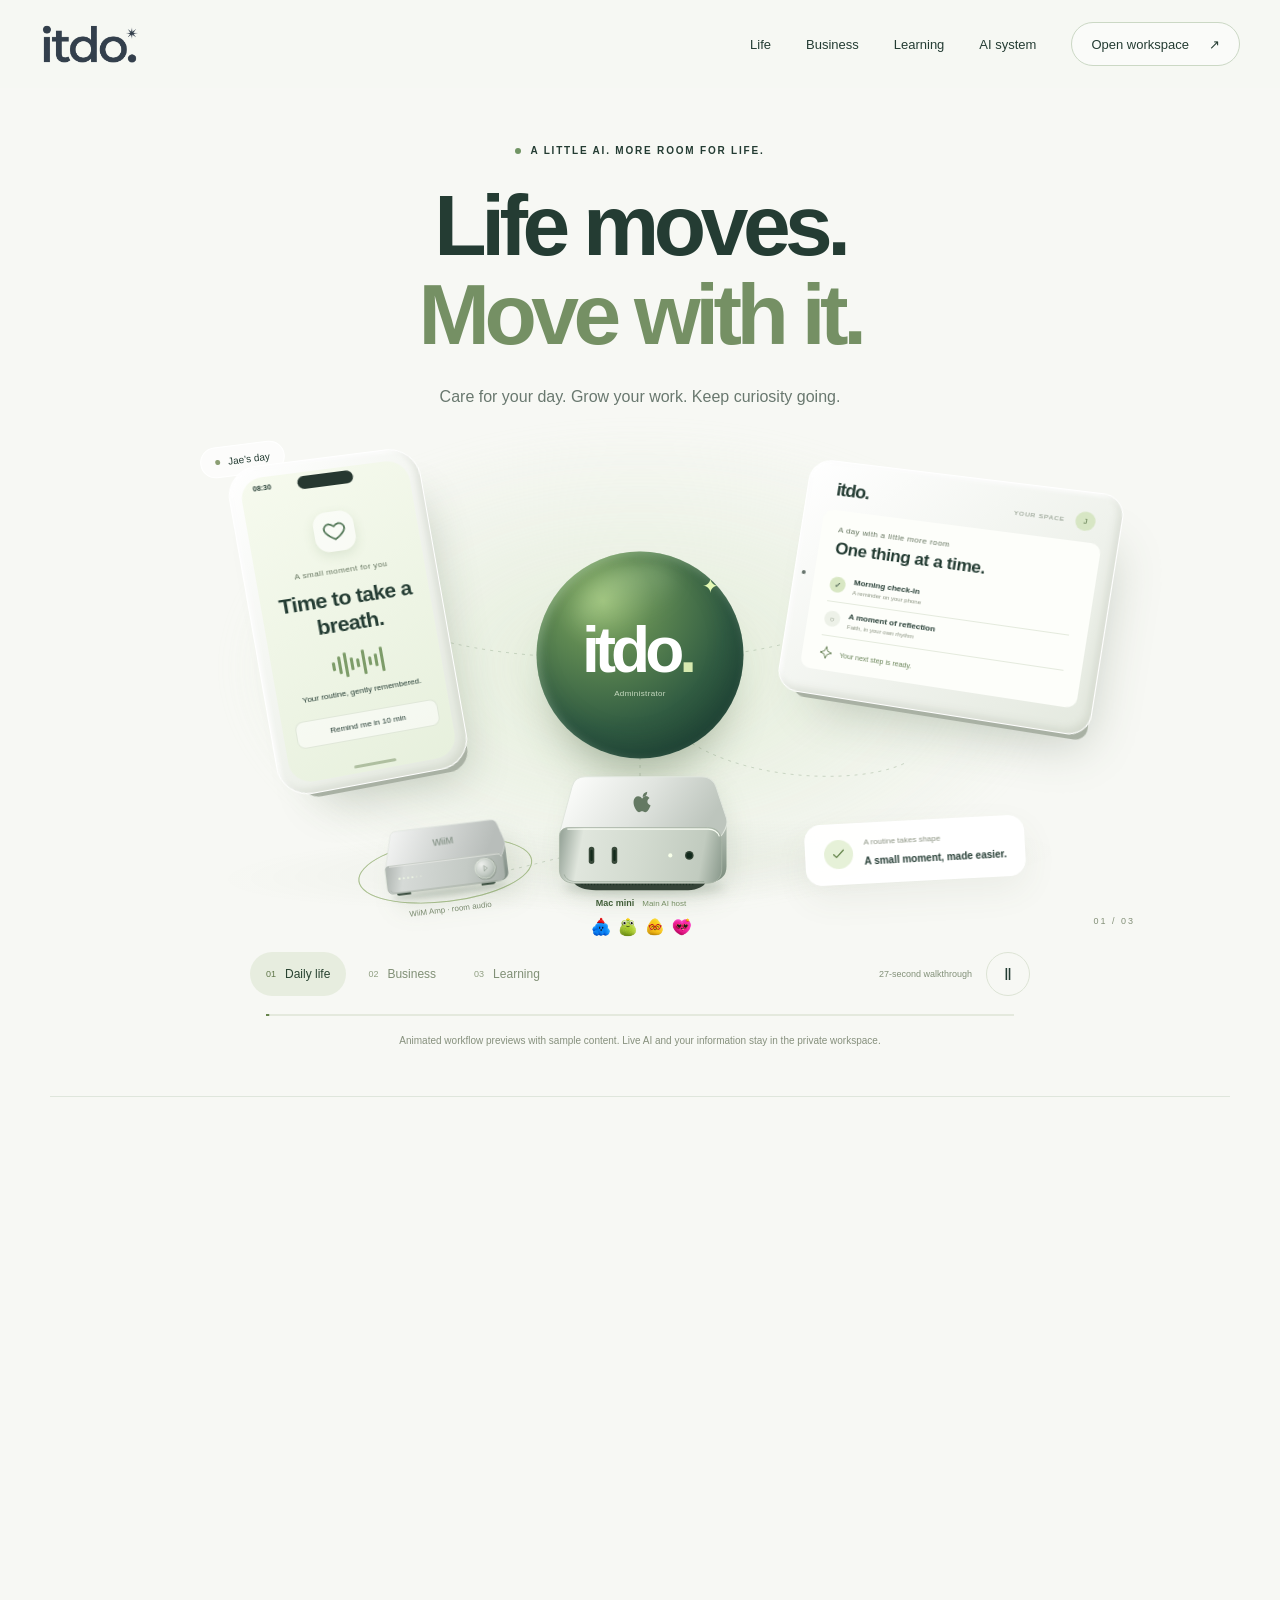
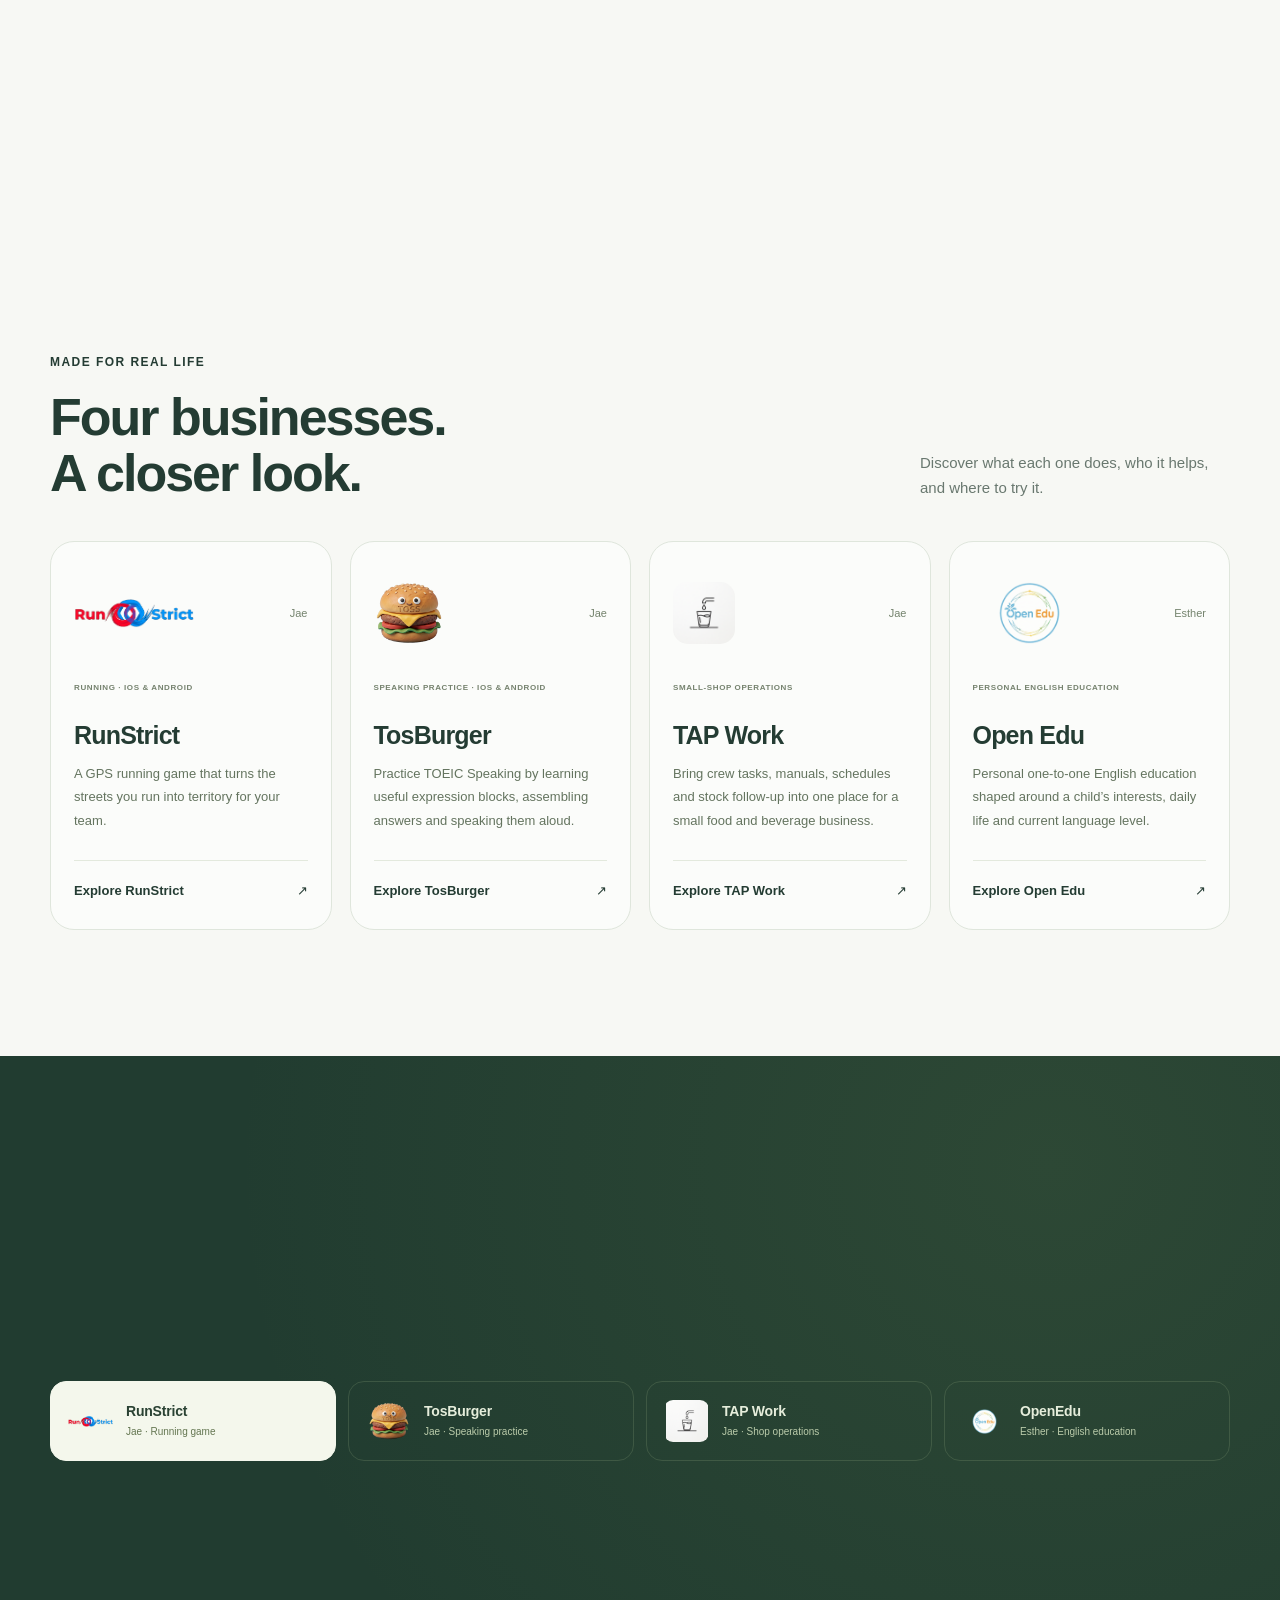
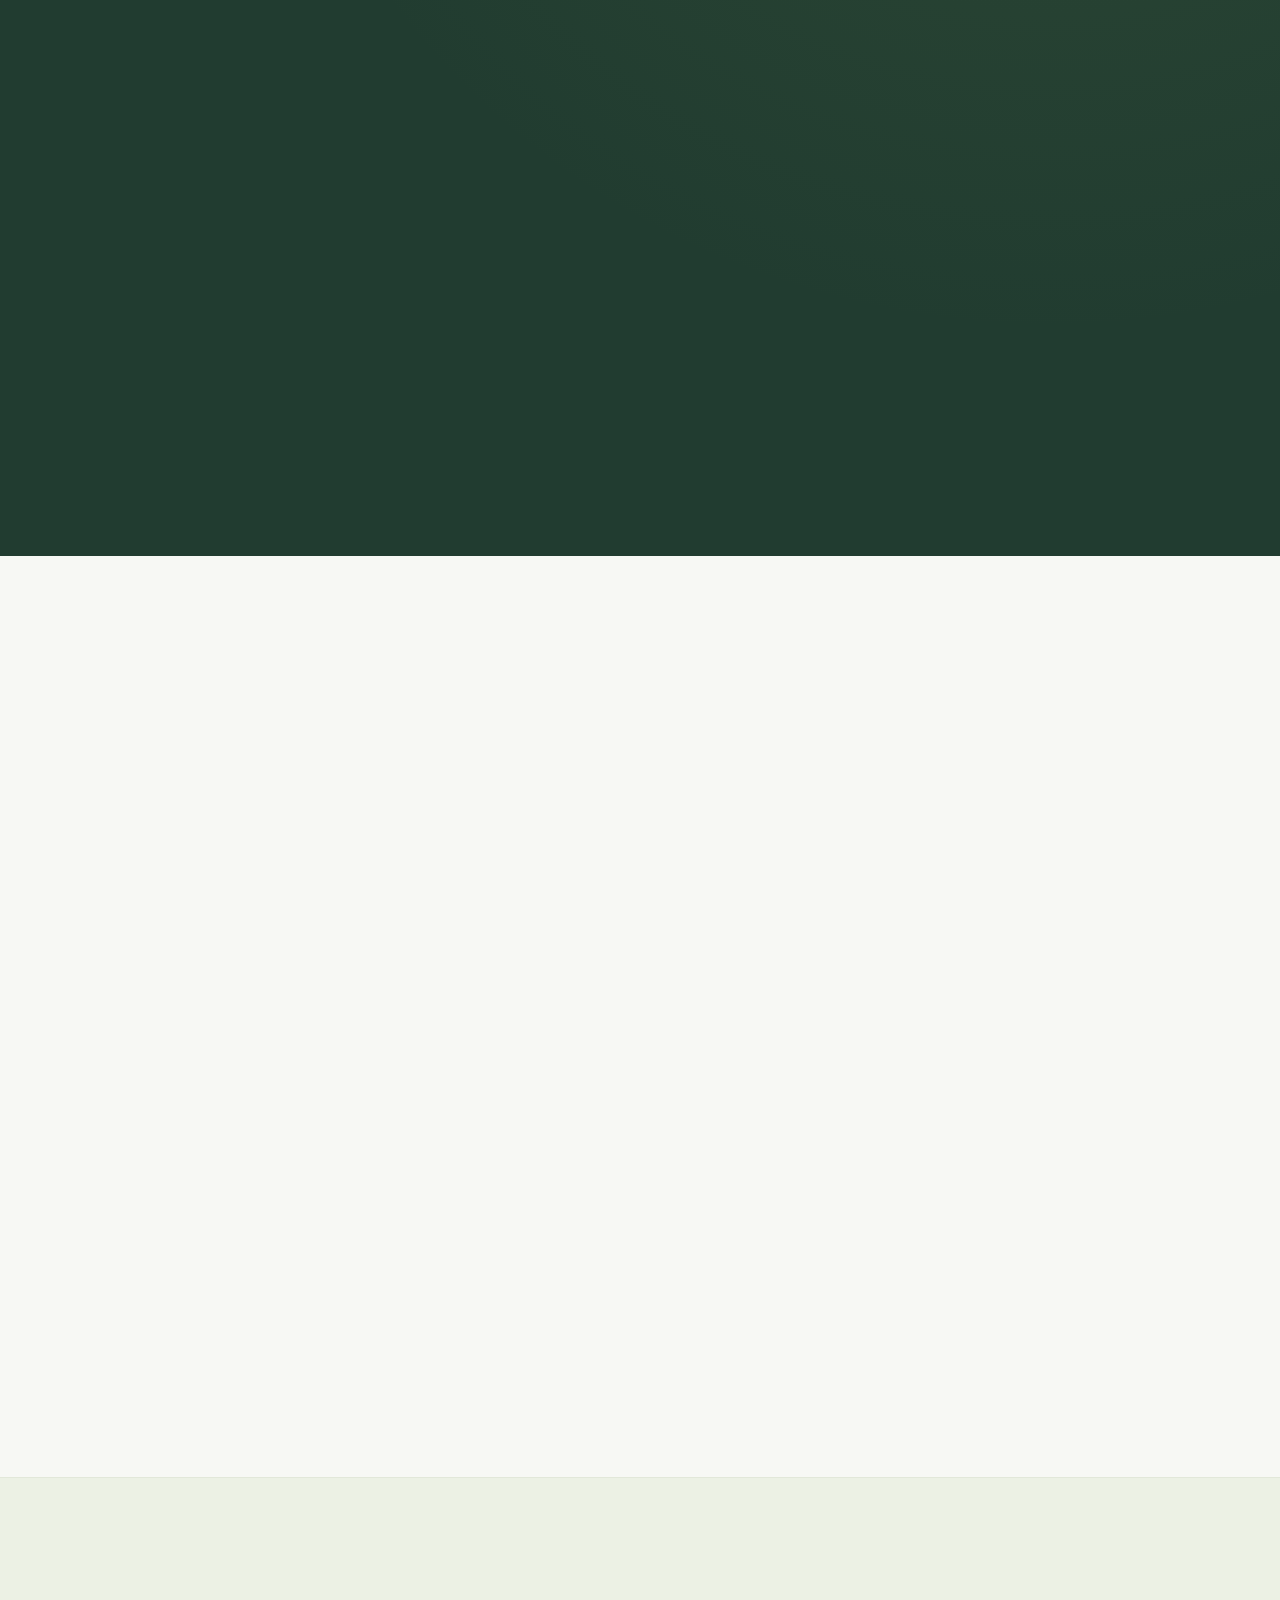
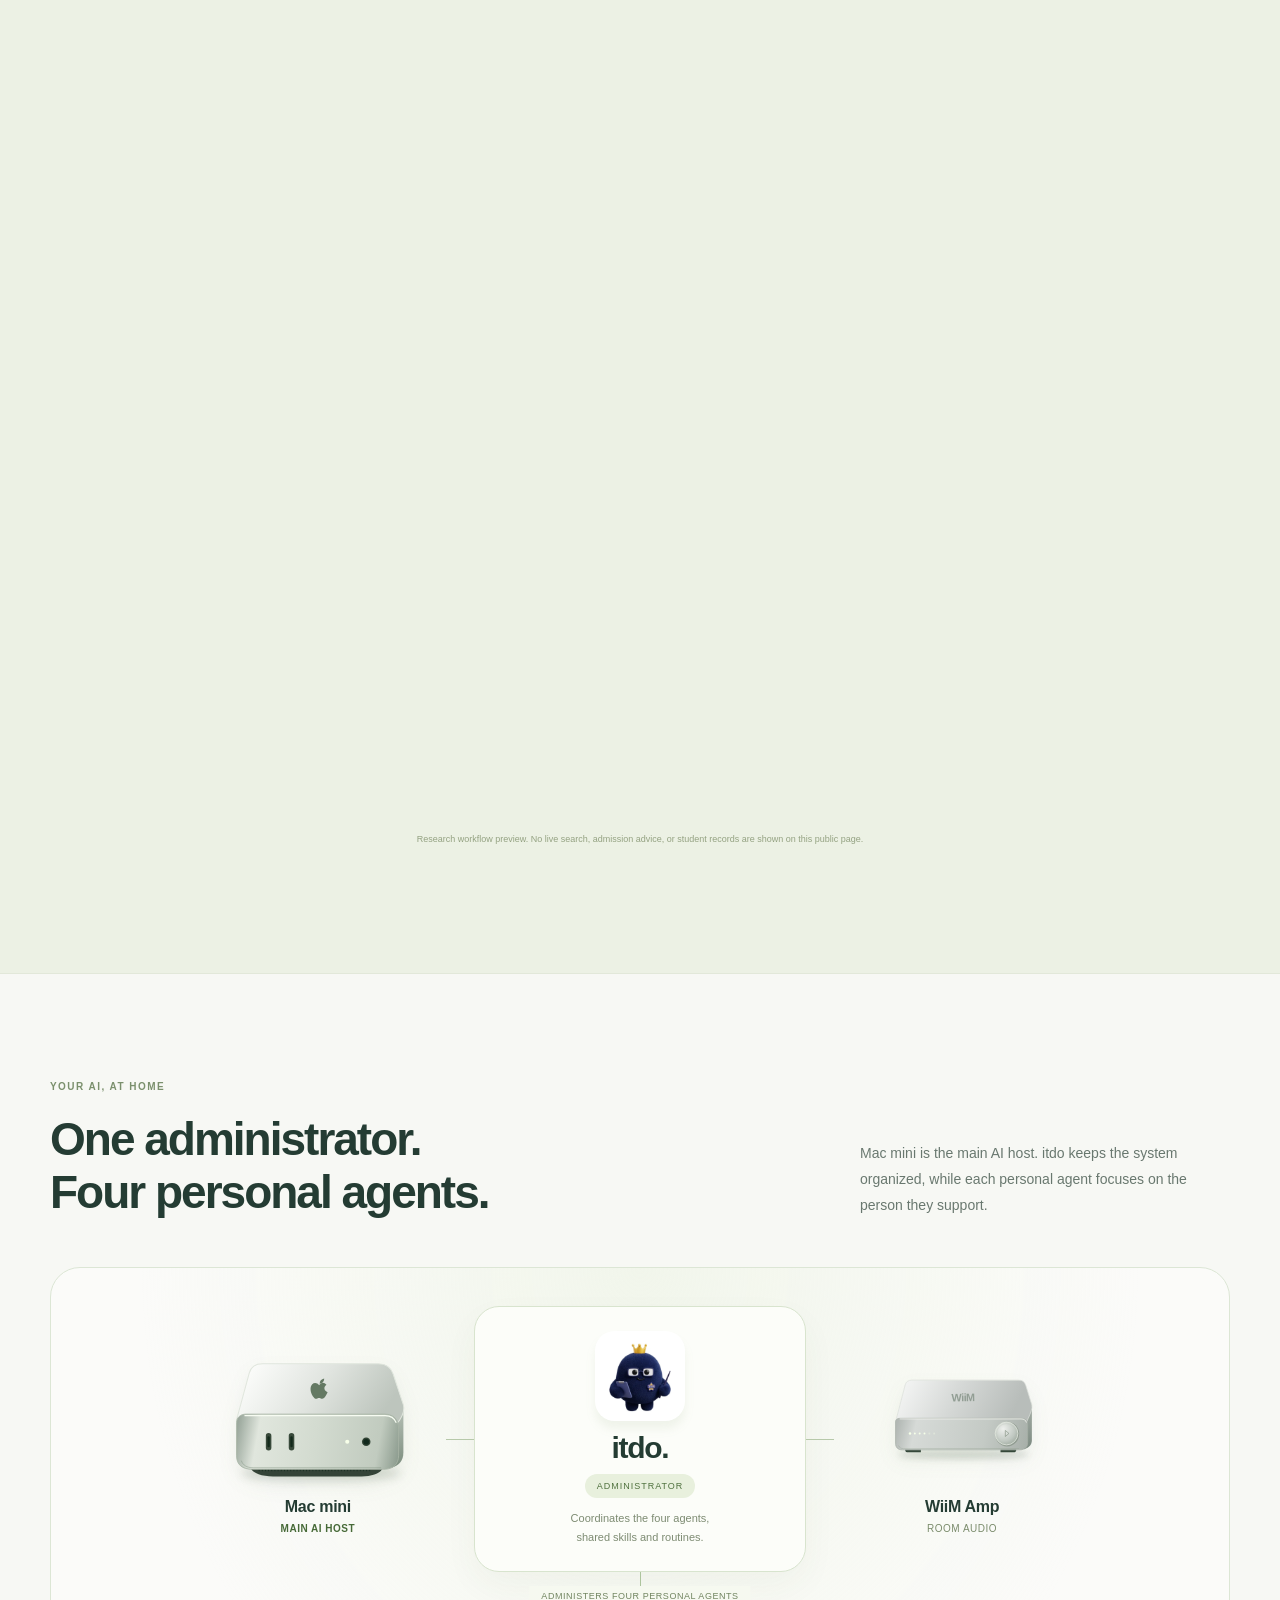
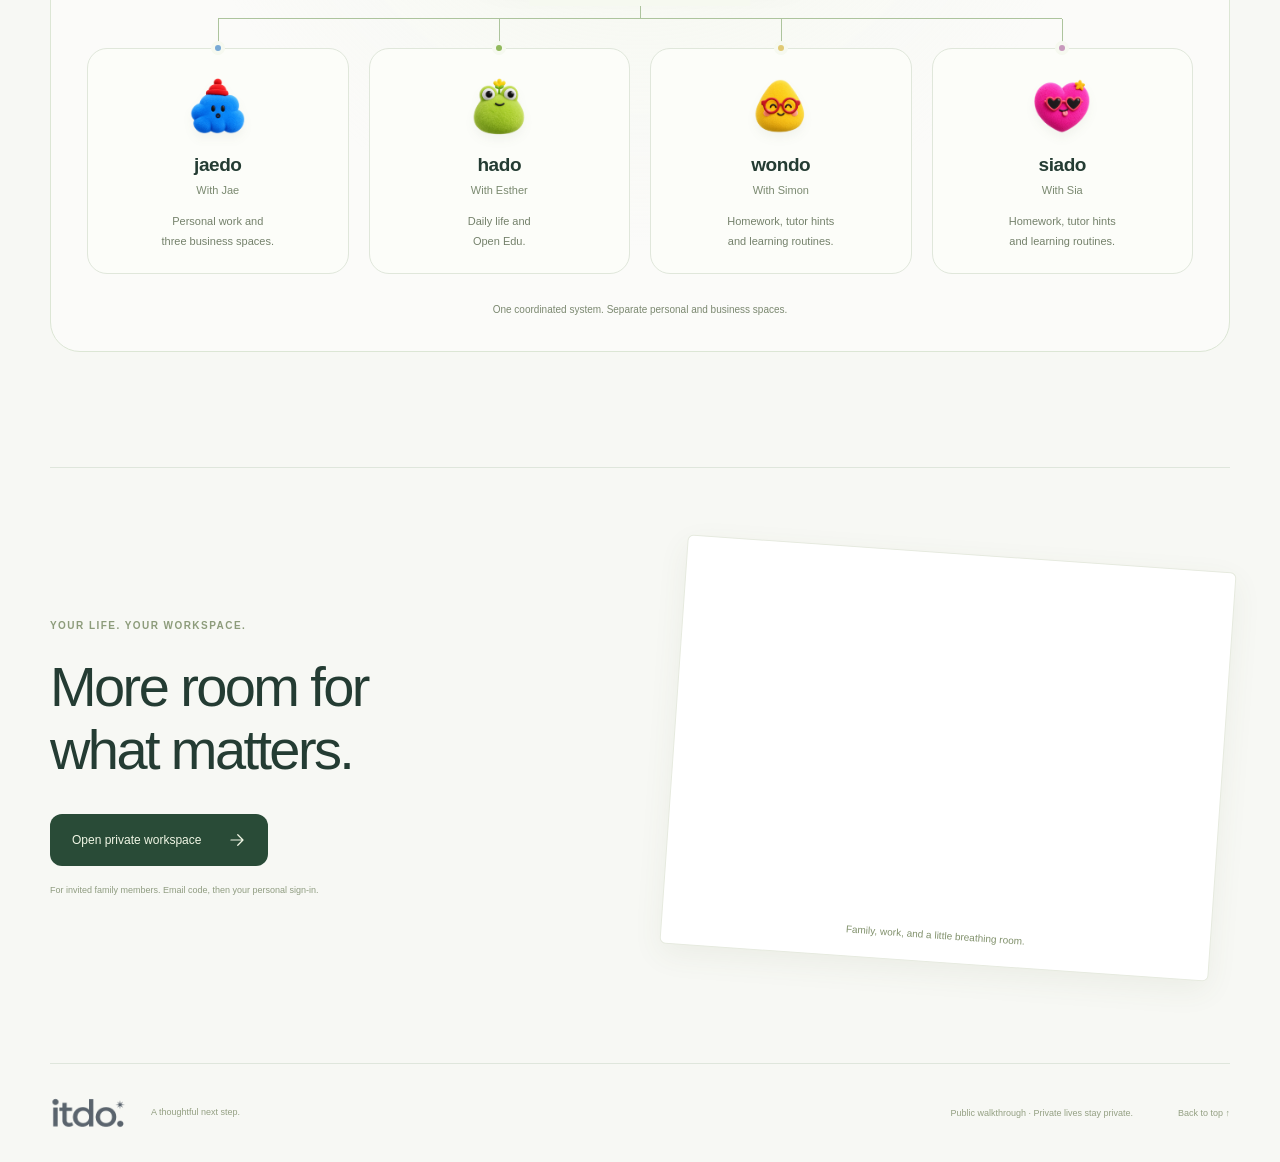
<file: index.html>
<!doctype html>
<html lang="en">
<head>
  <meta charset="utf-8">
  <meta name="viewport" content="width=device-width, initial-scale=1">
  <meta name="description" content="Watch itdo connect everyday routines, four businesses, and family learning in a short animated walkthrough. Live AI stays in your private workspace.">
  <meta name="theme-color" content="#f7f8f4">
  <meta name="referrer" content="strict-origin-when-cross-origin">
  <meta http-equiv="Content-Security-Policy" content="default-src 'self'; script-src 'self'; style-src 'self'; img-src 'self'; connect-src 'none'; object-src 'none'; base-uri 'none'; form-action 'none'">
  <title>itdo. — Life moves. Move with it.</title>
  <link rel="icon" href="./favicon.svg" type="image/svg+xml">
  <link rel="stylesheet" href="./styles.css?v=ca11d2608d91">
  <link rel="stylesheet" href="./businesses.css?v=5d0672d1bc97">
  <link rel="stylesheet" href="./devices.css?v=67841668c7e5">
  <link rel="stylesheet" href="./agent-system.css?v=45f2025c0272">
  <link rel="stylesheet" href="./agent-icons.css?v=d6fd5cf51b5f">
  <script src="./site.js?v=c86588a2794c" defer></script>
</head>
<body>
  <svg class="svg-library" xmlns="http://www.w3.org/2000/svg" aria-hidden="true"><defs>
    <symbol id="i-arrow" viewBox="0 0 24 24"><path d="M4 12h15M13 5l7 7-7 7"/></symbol>
    <symbol id="i-heart" viewBox="0 0 24 24"><path d="M20.5 5.7c-2.2-2.3-5.8-1.5-8.5 1.3-2.7-2.8-6.3-3.6-8.5-1.3-4.5 4.7 1.3 10 8.5 14.3 7.2-4.3 13-9.6 8.5-14.3Z"/></symbol>
    <symbol id="i-check" viewBox="0 0 24 24"><path d="m5 12 4 4L19 6"/></symbol>
    <symbol id="i-sound" viewBox="0 0 24 24"><path d="m11 5-5 4H3v6h3l5 4V5ZM15 8c3 2 3 6 0 8M18 4c6 4 6 12 0 16"/></symbol>
    <symbol id="i-book" viewBox="0 0 24 24"><path d="M12 5v15M3 4c4-1 7 0 9 2 2-2 5-3 9-2v14c-4-1-7 0-9 2-2-2-5-3-9-2V4Z"/></symbol>
    <symbol id="i-spark" viewBox="0 0 24 24"><path d="m12 2 2.8 7.2L22 12l-7.2 2.8L12 22l-2.8-7.2L2 12l7.2-2.8L12 2Z"/></symbol>
    <symbol id="i-search" viewBox="0 0 24 24"><circle cx="10.5" cy="10.5" r="6.5"/><path d="m16 16 5 5"/></symbol>
    <symbol id="i-bell" viewBox="0 0 24 24"><path d="M5 17h14l-2-4V9a5 5 0 0 0-10 0v4l-2 4ZM10 21h4"/></symbol>
    <symbol id="i-grid" viewBox="0 0 24 24"><rect x="3" y="3" width="7" height="7" rx="2"/><rect x="14" y="3" width="7" height="7" rx="2"/><rect x="3" y="14" width="7" height="7" rx="2"/><rect x="14" y="14" width="7" height="7" rx="2"/></symbol>
    <symbol id="i-sun" viewBox="0 0 24 24"><circle cx="12" cy="12" r="4"/><path d="M12 1v2M12 21v2M1 12h2M21 12h2M4 4l2 2m12 12 2 2M4 20l2-2M18 6l2-2"/></symbol>
    <symbol id="i-cap" viewBox="0 0 24 24"><path d="m2 9 10-5 10 5-10 5L2 9ZM6 11v6c4 3 8 3 12 0v-6M22 9v8"/></symbol>
  </defs></svg>
  <a class="skip" href="#main">Skip to content</a>
  <header class="site-header">
    <a class="brand" href="./" aria-label="itdo home"><img src="./itdo-logo-transparent-v2.png" width="1983" height="793" alt="itdo."></a>
    <nav aria-label="Main navigation"><a href="#life">Life</a><a href="#apps">Business</a><a href="#learning">Learning</a><a href="#agents">AI system</a><a class="nav-workspace" href="/control/">Open workspace <span aria-hidden="true">↗</span></a></nav>
  </header>
  <main id="main">
    <section class="hero" aria-labelledby="hero-title">
      <div class="hero-heading"><p class="eyebrow"><span class="status-dot"></span> A little AI. More room for life.</p><h1 id="hero-title">Life moves.<br><span>Move with it.</span></h1><p class="hero-subtitle">Care for your day. Grow your work. Keep curiosity going.</p></div>
      <div class="hero-theatre" id="walkthrough" data-scene="life" data-step="0" aria-label="Animated example of itdo connecting reminders and devices">
        <div class="theatre-halo"></div><div class="theatre-floor"></div>
        <svg class="connection-map" viewBox="0 0 1100 525" preserveAspectRatio="xMidYMid meet" aria-hidden="true"><path class="wire" d="M235 210C350 210 330 246 550 246S780 170 875 170M550 320V405M550 435C470 435 425 465 355 465M550 246C550 365 755 380 815 350"/><path class="signal signal-one" d="M235 210C350 210 330 246 550 246S780 170 875 170"/><path class="signal signal-two" d="M550 320V405M550 435C470 435 425 465 355 465"/></svg>
        <div class="floating-label label-left"><span class="mini-dot"></span><span id="hero-owner">Jae’s day</span></div>
        <div class="hero-phone device"><div class="phone-island"></div><div class="phone-time">08:30</div><div class="phone-screen"><div class="phone-app"><svg class="icon"><use id="hero-icon" href="#i-heart"/></svg></div><p class="device-kicker" id="hero-phone-kicker">A small moment for you</p><h2 id="hero-phone-title">Time to<br>take a breath.</h2><div class="phone-voice"><span class="waveform"><i></i><i></i><i></i><i></i><i></i><i></i><i></i><i></i><i></i></span></div><p id="hero-phone-note">Your routine, gently remembered.</p><span class="device-action" id="hero-phone-action">Remind me in 10 min</span></div><div class="phone-home"></div></div>
        <div class="ai-orb"><div class="orb-shine"></div><span class="orb-wordmark">itdo<span>.</span></span><span class="orb-caption">Administrator</span><span class="orb-spark">✦</span></div>
        <div class="hero-tablet device"><div class="tablet-camera"></div><div class="tablet-top"><span class="tiny-brand">itdo.</span><span class="device-date">YOUR SPACE</span><span class="user-dot" id="hero-initial">J</span></div><div class="tablet-content"><p class="device-kicker" id="hero-tablet-kicker">A day with a little more room</p><h3 id="hero-tablet-title">One thing at a time.</h3><div class="mini-task"><span class="mini-check">✓</span><div><strong id="hero-row-one">Morning check-in</strong><small id="hero-row-one-note">A reminder on your phone</small></div></div><div class="mini-task"><span class="mini-check pending">○</span><div><strong id="hero-row-two">A moment of reflection</strong><small id="hero-row-two-note">Faith, in your own rhythm</small></div></div><div class="tablet-insight"><svg class="icon"><use href="#i-spark"/></svg><span id="hero-insight">Your next step is ready.</span></div></div></div>
        <div class="hero-hardware">
          <div class="hero-speaker"><img class="wiim-amp-art" src="./assets/wiim-amp.svg" width="260" height="160" alt="WiiM Amp streaming amplifier"><span class="sound-ring sound-ring-one" aria-hidden="true"></span><span class="sound-ring sound-ring-two" aria-hidden="true"></span><span class="hero-hardware-caption">WiiM Amp · room audio</span></div>
          <figure class="hero-mac-mini"><img src="./assets/mac-mini.svg" width="240" height="184" alt="Mac mini, the main AI host"><figcaption><strong>Mac mini</strong><span>Main AI host</span></figcaption><div class="host-agent-chips" aria-hidden="true"><span class="avatar avatar-jaedo"></span><span class="avatar avatar-hado"></span><span class="avatar avatar-wondo"></span><span class="avatar avatar-siado"></span></div></figure>
        </div>
        <div class="floating-message"><span class="message-icon"><svg class="icon"><use href="#i-check"/></svg></span><div><small id="hero-message-label">A little less to remember</small><strong id="hero-message">Right moment. Right device.</strong></div></div>
        <span class="scene-number" aria-hidden="true">01 / 03</span>
      </div>
      <div class="story-controls wrap"><div class="story-tabs" role="group" aria-label="Choose an animated walkthrough"><button data-scene-select="life" aria-pressed="true"><span>01</span> Daily life</button><button data-scene-select="business" aria-pressed="false"><span>02</span> Business</button><button data-scene-select="learning" aria-pressed="false"><span>03</span> Learning</button></div><div class="playback"><span id="story-progress-text">27-second walkthrough</span><button id="motion-toggle" class="icon-button" type="button" aria-label="Pause animations"><span id="motion-symbol" aria-hidden="true">Ⅱ</span></button></div><div class="story-progress"><span id="story-progress"></span></div></div>
      <p class="demo-note wrap">Animated workflow previews with sample content. Live AI and your information stay in the private workspace.</p>
    </section>

    <section class="life-section section wrap" id="life" aria-labelledby="life-title">
      <div class="section-copy reveal"><p class="eyebrow">01 / Everyday life</p><h2 id="life-title">Small nudges.<br>A more <em>present day.</em></h2><p>For the routines that care for you, the faith that grounds you, and the things you want to remember.</p><div class="pill-switch" role="group" aria-label="Choose a reminder preview"><button data-routine="care" aria-pressed="true">Care</button><button data-routine="faith" aria-pressed="false">Faith</button><button data-routine="routine" aria-pressed="false">Routines</button></div><div class="routine-caption"><h3 id="routine-title">A break, before the day runs away.</h3><p id="routine-description">A gentle voice cue, a reminder on your device, and one clear way to respond.</p></div><button class="text-button" id="voice-button" type="button"><svg class="icon"><use href="#i-sound"/></svg><span id="voice-button-label">Hear a sample reminder</span></button><p class="voice-transcript" id="voice-transcript">“A small pause, Jae. Stretch, take a breath, and come back when you’re ready.”</p><p class="voice-status" id="voice-status" role="status"></p></div>
      <div class="life-visual reveal" aria-label="Preview of a Mac mini AI host connecting a WiiM Amp, tablet and phone"><div class="life-orbit life-orbit-one"></div><div class="life-orbit life-orbit-two"></div><div class="life-sun"><svg class="icon"><use id="routine-icon" href="#i-sun"/></svg></div><figure class="home-mac-mini"><img src="./assets/mac-mini.svg" width="240" height="184" alt="Mac mini AI host" loading="lazy"><figcaption>Mac mini · AI host</figcaption></figure><div class="home-speaker"><div class="amp-voice" aria-hidden="true"><span class="waveform"><i></i><i></i><i></i><i></i><i></i><i></i><i></i></span></div><img class="wiim-amp-art" src="./assets/wiim-amp.svg" width="260" height="160" alt="WiiM Amp with a silver enclosure and front volume dial" loading="lazy"><span class="hardware-caption">WiiM Amp</span></div><div class="reminder-card"><div class="reminder-top"><span class="tiny-brand">itdo.</span><span>NOW · SAMPLE</span></div><h3 id="routine-card-title">A little pause?</h3><p id="routine-card-body">Your next task can wait for a breath.</p><div class="reminder-actions"><span>Done</span><span>Remind me later</span></div></div><div class="device-token"><svg class="icon"><use href="#i-bell"/></svg><span>Phone → tablet → speaker</span></div><span class="life-visual-note">One routine. A familiar rhythm across devices.</span></div>
    </section>

<!-- BUSINESS DIRECTORY START -->
<section class="product-directory section wrap" id="apps" aria-labelledby="apps-title"><div class="product-directory-heading"><div><p class="eyebrow">Made for real life</p><h2 id="apps-title">Four businesses.<br>A closer look.</h2></div><p>Discover what each one does, who it helps, and where to try it.</p></div><div class="product-grid"><article class="product-card product-runstrict"><div class="product-card-top"><img class="product-logo logo-runstrict" src="/assets/businesses/runstrict-logo.webp" alt="RunStrict logo"><span class="product-owner">Jae</span></div><p class="eyebrow">Running · iOS &amp; Android</p><h3>RunStrict</h3><p>A GPS running game that turns the streets you run into territory for your team.</p><a class="product-card-link" href="https://runstrict.com/">Explore RunStrict <span aria-hidden="true">↗</span></a></article><article class="product-card product-tosburger"><div class="product-card-top"><img class="product-logo logo-tosburger" src="/assets/businesses/tosburger-logo.webp" alt="TosBurger logo"><span class="product-owner">Jae</span></div><p class="eyebrow">Speaking practice · iOS &amp; Android</p><h3>TosBurger</h3><p>Practice TOEIC Speaking by learning useful expression blocks, assembling answers and speaking them aloud.</p><a class="product-card-link" href="https://tosburger.com/">Explore TosBurger <span aria-hidden="true">↗</span></a></article><article class="product-card product-tap2work"><div class="product-card-top"><img class="product-logo logo-tap2work" src="/assets/businesses/tap-work-logo.png" alt="TAP Work logo"><span class="product-owner">Jae</span></div><p class="eyebrow">Small-shop operations</p><h3>TAP Work</h3><p>Bring crew tasks, manuals, schedules and stock follow-up into one place for a small food and beverage business.</p><a class="product-card-link" href="https://tap2.work/">Explore TAP Work <span aria-hidden="true">↗</span></a></article><article class="product-card product-openedu"><div class="product-card-top"><img class="product-logo logo-openedu" src="/assets/businesses/open-edu-logo.png" alt="Open Edu logo"><span class="product-owner">Esther</span></div><p class="eyebrow">Personal English education</p><h3>Open Edu</h3><p>Personal one-to-one English education shaped around a child’s interests, daily life and current language level.</p><a class="product-card-link" href="https://openedu4u.com/">Explore Open Edu <span aria-hidden="true">↗</span></a></article></div></section>
<!-- BUSINESS DIRECTORY END -->
    <section class="business-section section" id="business" aria-labelledby="business-title">
      <div class="wrap"><div class="business-heading reveal"><div><p class="eyebrow">02 / Business, with breathing room</p><h2 id="business-title">Four businesses.<br><em>Each with its own momentum.</em></h2></div><p>From a running game to a child’s next English lesson. See how a task becomes a clear, reviewable next step.</p></div>
        <div class="business-switch" role="group" aria-label="Choose a business workflow"><button data-business="runstrict" aria-pressed="true"><span class="business-brand"><img class="product-logo logo-runstrict" src="/assets/businesses/runstrict-logo.webp" alt="RunStrict logo"></span><span><strong>RunStrict</strong><small>Jae · Running game</small></span></button><button data-business="tosburger" aria-pressed="false"><span class="business-brand"><img class="product-logo logo-tosburger" src="/assets/businesses/tosburger-logo.webp" alt="TosBurger logo"></span><span><strong>TosBurger</strong><small>Jae · Speaking practice</small></span></button><button data-business="tap" aria-pressed="false"><span class="business-brand"><img class="product-logo logo-tap2work" src="/assets/businesses/tap-work-logo.png" alt="TAP Work logo"></span><span><strong>TAP Work</strong><small>Jae · Shop operations</small></span></button><button data-business="openedu" aria-pressed="false"><span class="business-brand"><img class="product-logo logo-openedu" src="/assets/businesses/open-edu-logo.png" alt="Open Edu logo"></span><span><strong>OpenEdu</strong><small>Esther · English education</small></span></button></div>
        <div class="business-canvas reveal" data-active-business="runstrict"><div class="business-toolbar"><div class="window-dots"><i></i><i></i><i></i></div><span id="business-domain">runstrict.com</span><span class="example-label">Workflow preview</span></div><div class="business-canvas-heading"><h3 id="business-story-title">Keep the game moving forward.</h3><p id="business-story-subtitle">Player feedback becomes a focused release brief.</p></div><div class="workflow-rail"><article class="work-node intake-node"><p class="node-label"><span>01</span> <span id="business-source-label">Player feedback</span></p><div class="source-visual source-run" id="business-source-visual" aria-hidden="true"><div class="hex-grid"><i></i><i></i><i></i><i></i><i></i><i></i><i></i></div><span class="source-orbit">↗</span></div><h4 id="business-input-title">Listen to what matters.</h4><div class="feedback-chips"><span id="business-chip-one">Route accuracy</span><span id="business-chip-two">New challenges</span></div></article><span class="rail-arrow" aria-hidden="true">→</span><article class="work-node thinking-node"><p class="node-label"><span>02</span> AI organizes</p><div class="thinking-symbol" aria-hidden="true"><span>✦</span><i></i><i></i></div><h4 id="business-draft-title">Find the next useful move.</h4><div class="draft-lines"><span></span><span></span><span></span></div><span class="thinking-status">Context → priorities → draft</span></article><span class="rail-arrow" aria-hidden="true">→</span><article class="work-node output-node"><p class="node-label"><span>03</span> Human reviews</p><div class="approval-art"><span class="avatar avatar-jaedo" id="business-avatar" role="img" aria-label="jaedo agent"></span><span class="approval-tick">✓</span></div><h4 id="business-output-title">A release brief for Jae.</h4><p id="business-output-note">What to fix, what to build, and why.</p><span class="review-label" id="business-reviewer">Ready for Jae’s review</span></article></div><div class="business-bottom"><p>Separate business contexts. Clear decisions.</p><a id="business-link" href="https://runstrict.com" target="_blank" rel="noopener noreferrer">Visit RunStrict <span aria-hidden="true">↗</span></a></div></div>
      </div>
    </section>

    <section class="learning-section section wrap" id="learning" aria-labelledby="learning-title"><div class="section-copy reveal"><p class="eyebrow">03 / Learning that keeps going</p><h2 id="learning-title">A wrong answer.<br><em>A new way forward.</em></h2><p>Homework becomes a manageable list. A question becomes a conversation. The mistake stays in the notebook, so the next attempt has somewhere to begin.</p><div class="student-switch" role="group" aria-label="Choose a sample student workspace"><button data-student="simon" aria-pressed="true"><span class="avatar avatar-wondo"></span><span>Simon<small>with wondo</small></span></button><button data-student="sia" aria-pressed="false"><span class="avatar avatar-siado"></span><span>Sia<small>with siado</small></span></button></div><ol class="learning-path"><li><span>1</span> Know what to do</li><li><span>2</span> Understand the mistake</li><li><span>3</span> Try it your way</li></ol><p class="small-note">Tap the example tasks and explore a tutor hint.</p></div>
      <div class="learning-device reveal"><div class="learning-bezel"><span></span></div><div class="learning-screen"><div class="learning-top"><span class="tiny-brand">itdo.</span><span class="example-label">Learning preview</span><span class="student-name" id="student-name">Simon</span></div><div class="homework-area"><p class="device-kicker">TODAY, ONE STEP AT A TIME</p><h3>A little progress.</h3><div id="homework-list" class="homework-list"><button class="homework-item" aria-pressed="false"><span class="task-circle"></span><span>Practice fractions</span><small>Math</small></button><button class="homework-item" aria-pressed="false"><span class="task-circle"></span><span>Read a chapter</span><small>Reading</small></button><button class="homework-item" aria-pressed="false"><span class="task-circle"></span><span>Revisit one question</span><small>Review</small></button></div></div><div class="mistake-note"><div class="note-top"><span><svg class="icon"><use href="#i-book"/></svg> My mistake notebook</span><span id="note-subject">FRACTIONS</span></div><p class="original-label">MY FIRST ANSWER · EXAMPLE</p><p class="original-answer" id="original-answer">⅓ + ¼ = <span>²⁄₇</span></p><div class="tutor-hint"><span class="avatar avatar-wondo" id="tutor-avatar"></span><div><strong id="tutor-name">wondo’s hint</strong><p id="tutor-hint">What number can both 3 and 4 divide into?</p></div></div><div class="retry-answer" id="retry-answer" hidden><span class="retry-check">✓</span><div><small>EXAMPLE RETRY</small><strong id="retry-text">4/12 + 3/12 = 7/12</strong><p id="retry-explanation">A shared denominator keeps the pieces the same size.</p></div></div><button id="retry-button" class="retry-button" type="button">Explore the next attempt <span aria-hidden="true">→</span></button></div><p class="learning-footnote">Example tasks and answers. A checkmark here changes only this preview.</p></div></div>
    </section>

    <section class="research-section section" id="research" aria-labelledby="research-title"><div class="wrap"><div class="research-heading reveal"><p class="eyebrow">A longer view / Education consulting</p><h2 id="research-title">Today’s curiosity.<br><em>Tomorrow’s possibilities.</em></h2><p>A vision for connecting everyday learning with university and academic research. <br>Find official information, keep the sources, and bring the options into a conversation.</p></div><div class="research-visual reveal"><div class="research-search"><svg class="icon"><use href="#i-search"/></svg><span>Explore a path from interests to university</span><span class="search-cursor"></span><span class="search-key">↵</span></div><p class="research-search-status" id="research-status">Searching official sources · example sequence</p><div class="research-papers"><article class="research-paper paper-left"><div class="document-icon"><svg class="icon"><use href="#i-cap"/></svg></div><span class="paper-kicker">OFFICIAL SOURCES</span><h3>Find the possibilities.</h3><ul><li>University admissions</li><li>Subjects & requirements</li><li>Scholarship information</li></ul><div class="document-lines"><i></i><i></i><i></i></div><span class="paper-stamp">Keep the source link</span></article><div class="research-core" aria-hidden="true"><span>✦</span><i></i><i></i></div><article class="research-paper paper-right"><span class="paper-kicker">A PLAN TO DISCUSS</span><h3>Make the next step clearer.</h3><div class="planning-row"><span>01</span><div><strong>Interests & questions</strong><small>Start with the student.</small></div></div><div class="planning-row"><span>02</span><div><strong>Options & requirements</strong><small>Compare sources and check dates.</small></div></div><div class="planning-row"><span>03</span><div><strong>A practical learning plan</strong><small>Discuss it with the family.</small></div></div></article></div><div class="research-flow"><span>Search official sources</span><i>→</i><span>Compare & cite</span><i>→</i><span>Discuss & plan</span></div></div><p class="research-note">Research workflow preview. No live search, admission advice, or student records are shown on this public page.</p></div></section>

    <section class="agent-system wrap" id="agents" aria-labelledby="people-title">
      <div class="agent-system-heading"><div><p class="eyebrow">Your AI, at home</p><h2 id="people-title">One administrator.<br>Four personal agents.</h2></div><p>Mac mini is the main AI host. itdo keeps the system organized, while each personal agent focuses on the person they support.</p></div>
      <div class="agent-system-map">
        <div class="system-platform">
          <figure class="system-hardware system-mac-mini"><img src="./assets/mac-mini.svg" width="240" height="184" alt="Mac mini computer" loading="lazy"><figcaption><strong>Mac mini</strong><small>MAIN AI HOST</small></figcaption></figure>
          <article class="administrator-node" aria-labelledby="administrator-title"><span class="system-host-connection" aria-hidden="true"></span><span class="avatar avatar-itdo" role="img" aria-label="itdo administrator"></span><h3 id="administrator-title">itdo.</h3><span class="administrator-role">Administrator</span><p>Coordinates the four agents,<br>shared skills and routines.</p><span class="system-audio-connection" aria-hidden="true"></span></article>
          <figure class="system-hardware system-audio"><img src="./assets/wiim-amp.svg" width="260" height="160" alt="WiiM Amp audio device" loading="lazy"><figcaption><strong>WiiM Amp</strong><small>ROOM AUDIO</small></figcaption></figure>
        </div>
        <div class="agent-tree"><span class="agent-tree-label">ADMINISTERS FOUR PERSONAL AGENTS</span><ul class="personal-agents" aria-label="Personal agents administered by itdo">
          <li class="personal-agent agent-jaedo"><span class="avatar avatar-jaedo" role="img" aria-label="jaedo"></span><h3>jaedo</h3><p class="agent-person">With Jae</p><p class="agent-purpose">Personal work and<br>three business spaces.</p></li>
          <li class="personal-agent agent-hado"><span class="avatar avatar-hado" role="img" aria-label="hado"></span><h3>hado</h3><p class="agent-person">With Esther</p><p class="agent-purpose">Daily life and<br>Open Edu.</p></li>
          <li class="personal-agent agent-wondo"><span class="avatar avatar-wondo" role="img" aria-label="wondo"></span><h3>wondo</h3><p class="agent-person">With Simon</p><p class="agent-purpose">Homework, tutor hints<br>and learning routines.</p></li>
          <li class="personal-agent agent-siado"><span class="avatar avatar-siado" role="img" aria-label="siado"></span><h3>siado</h3><p class="agent-person">With Sia</p><p class="agent-purpose">Homework, tutor hints<br>and learning routines.</p></li>
        </ul></div>
        <p class="agent-system-note">One coordinated system. Separate personal and business spaces.</p>
      </div>
    </section>
    <section class="closing-section wrap"><div class="closing-copy"><p class="eyebrow">Your life. Your workspace.</p><h2>More room for<br>what matters.</h2><a class="primary-button" href="/control/">Open private workspace <svg class="icon"><use href="#i-arrow"/></svg></a><p>For invited family members. Email code, then your personal sign-in.</p></div><figure class="family-print"><img src="./family-portrait-v1.png" width="1536" height="1024" loading="lazy" alt="The supplied illustration of a smiling family of four in a garden with a musician in the background."><figcaption>Family, work, and a little breathing room.</figcaption></figure></section>
  </main>
  <footer class="site-footer wrap"><a class="brand" href="./" aria-label="itdo home"><img src="./itdo-logo-transparent-v2.png" width="1983" height="793" alt="itdo."></a><p>A thoughtful next step.</p><span>Public walkthrough · Private lives stay private.</span><a href="#main">Back to top ↑</a></footer>
  <noscript><div class="noscript-note">The examples remain readable without JavaScript. Enable JavaScript for the animated walkthrough and interactive previews.</div></noscript>
</body>
</html>
</file>
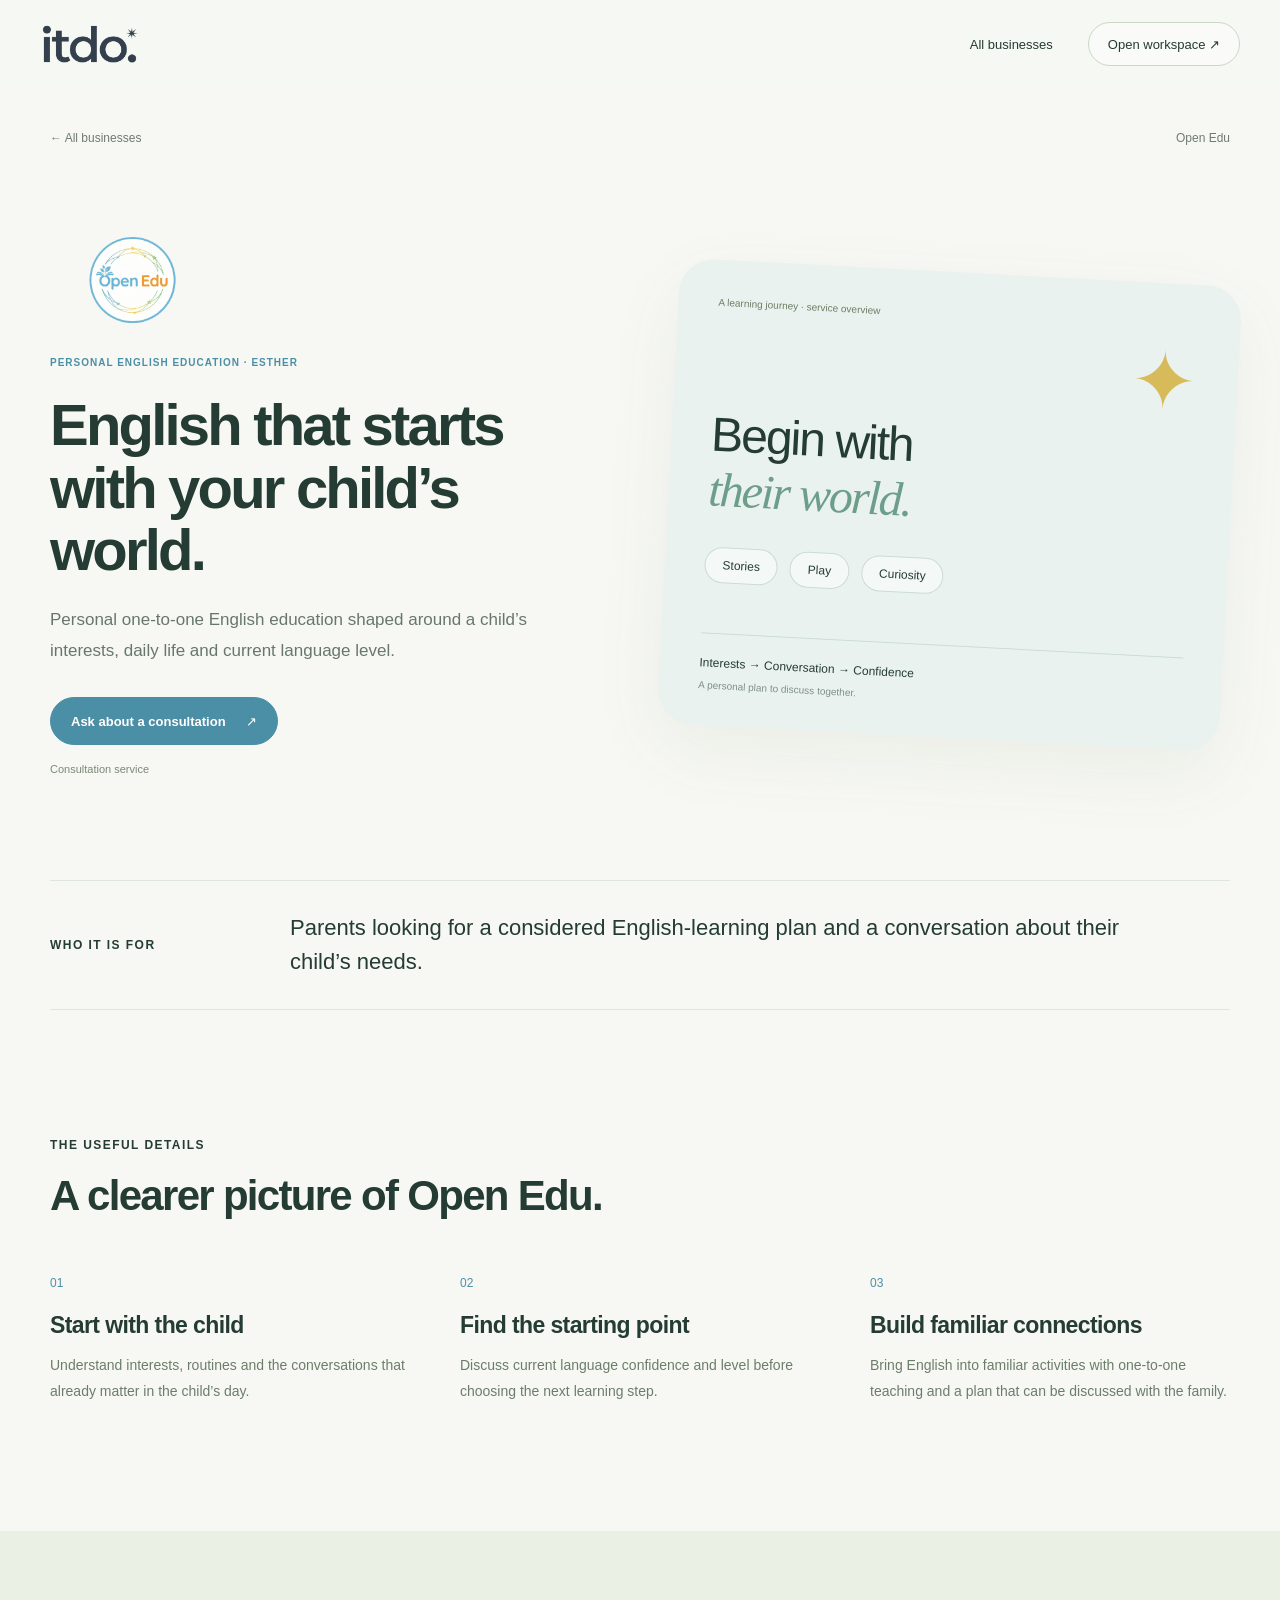
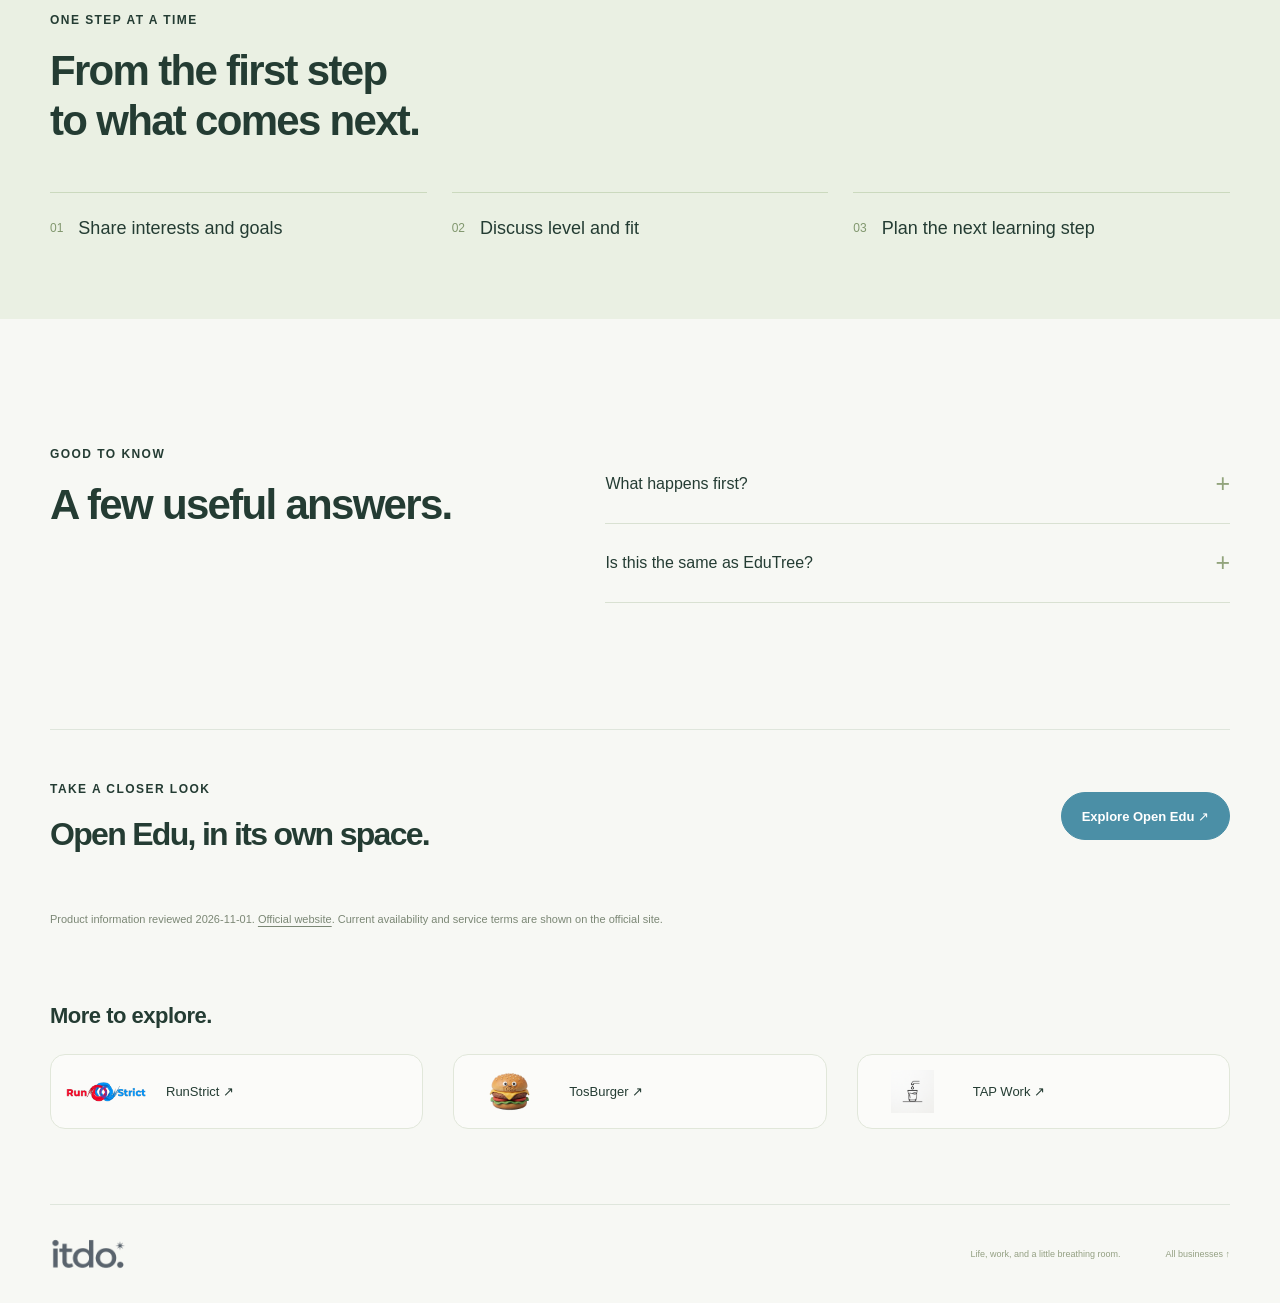
<file: businesses/openedu/index.html>
<!doctype html><html lang="en"><head><meta charset="utf-8"><meta name="viewport" content="width=device-width, initial-scale=1"><title>Open Edu — English that starts with your child’s world. | itdo.</title><meta name="description" content="Personal one-to-one English education shaped around a child’s interests, daily life and current language level."><meta name="theme-color" content="#f7f8f4"><meta http-equiv="Content-Security-Policy" content="default-src 'self'; script-src 'none'; style-src 'self'; img-src 'self'; connect-src 'none'; object-src 'none'; base-uri 'none'; form-action 'none'"><link rel="canonical" href="https://itdo.work/businesses/openedu/"><link rel="icon" href="/favicon.svg"><link rel="stylesheet" href="/styles.css?v=ca11d2608d91"><link rel="stylesheet" href="/businesses.css?v=5d0672d1bc97"></head><body class="product-page product-openedu"><a class="skip" href="#main">Skip to content</a><header class="site-header"><a class="brand" href="/" aria-label="itdo home"><img src="/itdo-logo-transparent-v2.png" alt="itdo."></a><nav aria-label="Main navigation"><a href="/#apps">All businesses</a><a class="nav-workspace" href="/control/?view=marketing">Open workspace ↗</a></nav></header><main id="main"><div class="product-breadcrumb wrap"><a href="/#apps">← All businesses</a><span>Open Edu</span></div><section class="product-hero wrap"><div class="product-intro"><img class="product-logo logo-openedu" src="/assets/businesses/open-edu-logo.png" alt="Open Edu logo"><p class="eyebrow">Personal English education · Esther</p><h1>English that starts with your child’s world.</h1><p class="product-lede">Personal one-to-one English education shaped around a child’s interests, daily life and current language level.</p><div class="product-actions"><a class="product-action primary" href="https://openedu4u.com/openedu/#contact" target="_blank" rel="noopener noreferrer">Ask about a consultation <span aria-hidden="true">↗</span></a></div><span class="product-availability">Consultation service</span></div><div class="product-art"><div class="product-illustration edu-illustration"><span class="illustration-label">A learning journey · service overview</span><div class="edu-sun">✦</div><p>Begin with<br><em>their world.</em></p><div class="interest-cloud"><span>Stories</span><span>Play</span><span>Curiosity</span></div><div class="edu-caption"><span>Interests → Conversation → Confidence</span><small>A personal plan to discuss together.</small></div></div></div></section><section class="product-audience wrap"><span class="eyebrow">Who it is for</span><p>Parents looking for a considered English-learning plan and a conversation about their child’s needs.</p></section><section class="product-features section wrap"><div class="product-section-heading"><p class="eyebrow">The useful details</p><h2>A clearer picture of Open Edu.</h2></div><div class="product-feature-grid"><article><span class="feature-number">01</span><h3>Start with the child</h3><p>Understand interests, routines and the conversations that already matter in the child’s day.</p></article><article><span class="feature-number">02</span><h3>Find the starting point</h3><p>Discuss current language confidence and level before choosing the next learning step.</p></article><article><span class="feature-number">03</span><h3>Build familiar connections</h3><p>Bring English into familiar activities with one-to-one teaching and a plan that can be discussed with the family.</p></article></div></section><section class="product-journey"><div class="wrap"><p class="eyebrow">One step at a time</p><h2>From the first step<br>to what comes next.</h2><ol><li><span>01</span><strong>Share interests and goals</strong></li><li><span>02</span><strong>Discuss level and fit</strong></li><li><span>03</span><strong>Plan the next learning step</strong></li></ol></div></section><section class="product-faq section wrap"><div><p class="eyebrow">Good to know</p><h2>A few useful answers.</h2></div><div><details><summary>What happens first?<span aria-hidden="true">+</span></summary><p>Start with a consultation about the child’s daily life, interests and language needs. The official site provides the contact route.</p></details><details><summary>Is this the same as EduTree?<span aria-hidden="true">+</span></summary><p>Open Edu’s English-education service is at /openedu/. The root domain also hosts the separate EduTree service.</p></details></div></section><section class="product-closing wrap"><div><p class="eyebrow">Take a closer look</p><h2>Open Edu, in its own space.</h2></div><a class="product-action primary" href="https://openedu4u.com/openedu/" target="_blank" rel="noopener noreferrer">Explore Open Edu ↗</a></section><div class="product-source-note wrap"><p></p><p>Product information reviewed 2026-11-01. <a href="https://openedu4u.com/openedu/" target="_blank" rel="noopener noreferrer">Official website</a>. Current availability and service terms are shown on the official site.</p></div><section class="other-businesses wrap" aria-label="Explore more businesses"><h2>More to explore.</h2><div><a href="/businesses/runstrict/"><img class="product-logo logo-runstrict" src="/assets/businesses/runstrict-logo.webp" alt="RunStrict logo"><span>RunStrict ↗</span></a><a href="/businesses/tosburger/"><img class="product-logo logo-tosburger" src="/assets/businesses/tosburger-logo.webp" alt="TosBurger logo"><span>TosBurger ↗</span></a><a href="/businesses/tap2work/"><img class="product-logo logo-tap2work" src="/assets/businesses/tap-work-logo.png" alt="TAP Work logo"><span>TAP Work ↗</span></a></div></section></main><footer class="site-footer wrap"><a class="brand" href="/" aria-label="itdo home"><img src="/itdo-logo-transparent-v2.png" alt="itdo."></a><span>Life, work, and a little breathing room.</span><a href="/#apps">All businesses ↑</a></footer></body></html>
</file>
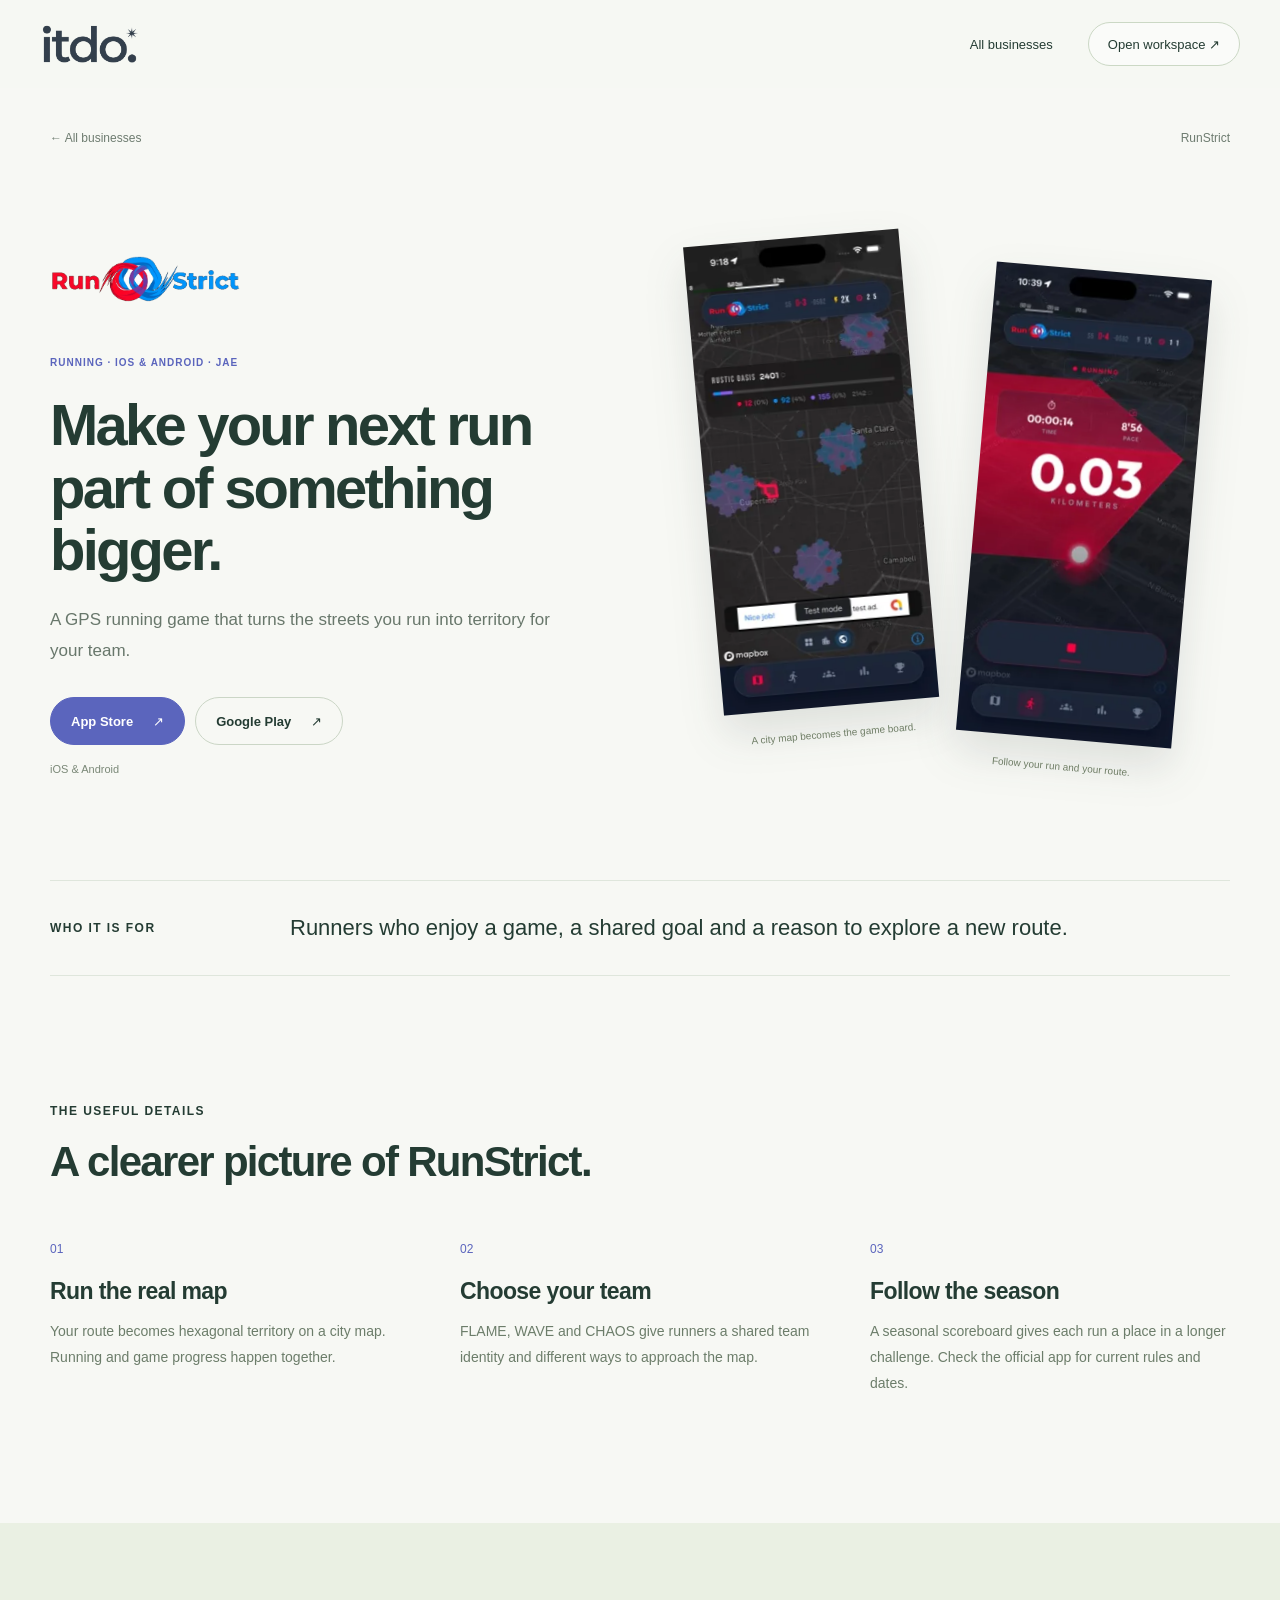
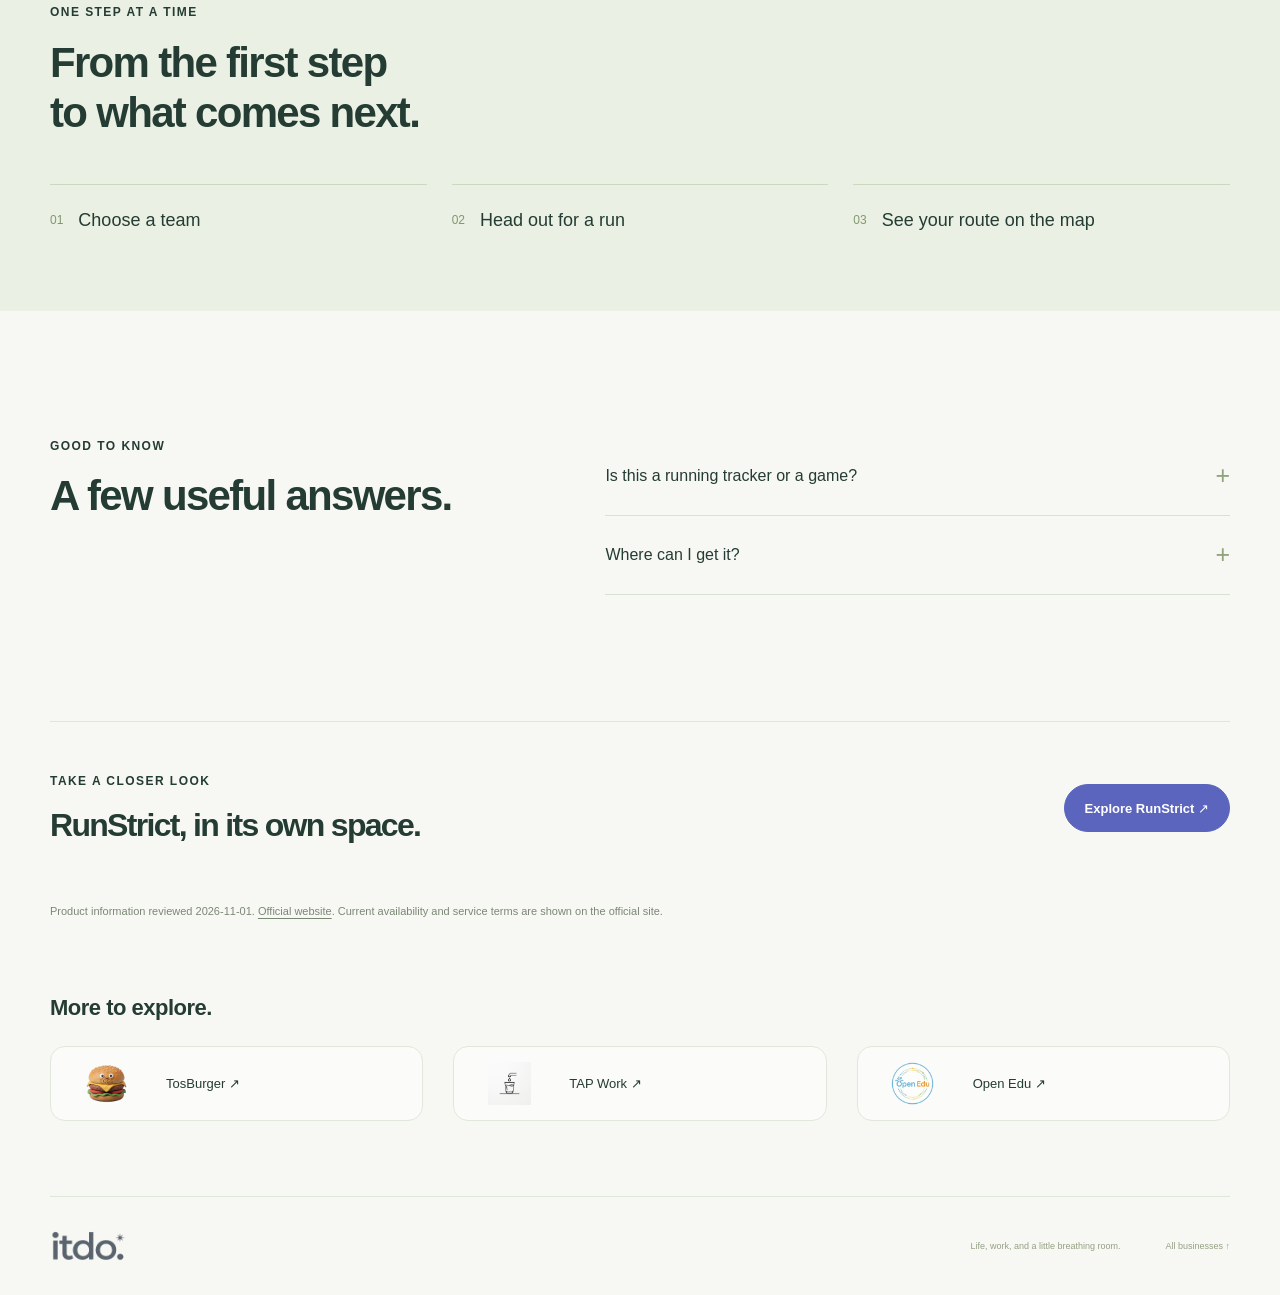
<file: businesses/runstrict/index.html>
<!doctype html><html lang="en"><head><meta charset="utf-8"><meta name="viewport" content="width=device-width, initial-scale=1"><title>RunStrict — Make your next run part of something bigger. | itdo.</title><meta name="description" content="A GPS running game that turns the streets you run into territory for your team."><meta name="theme-color" content="#f7f8f4"><meta http-equiv="Content-Security-Policy" content="default-src 'self'; script-src 'none'; style-src 'self'; img-src 'self'; connect-src 'none'; object-src 'none'; base-uri 'none'; form-action 'none'"><link rel="canonical" href="https://itdo.work/businesses/runstrict/"><link rel="icon" href="/favicon.svg"><link rel="stylesheet" href="/styles.css?v=ca11d2608d91"><link rel="stylesheet" href="/businesses.css?v=5d0672d1bc97"></head><body class="product-page product-runstrict"><a class="skip" href="#main">Skip to content</a><header class="site-header"><a class="brand" href="/" aria-label="itdo home"><img src="/itdo-logo-transparent-v2.png" alt="itdo."></a><nav aria-label="Main navigation"><a href="/#apps">All businesses</a><a class="nav-workspace" href="/control/?view=marketing">Open workspace ↗</a></nav></header><main id="main"><div class="product-breadcrumb wrap"><a href="/#apps">← All businesses</a><span>RunStrict</span></div><section class="product-hero wrap"><div class="product-intro"><img class="product-logo logo-runstrict" src="/assets/businesses/runstrict-logo.webp" alt="RunStrict logo"><p class="eyebrow">Running · iOS &amp; Android · Jae</p><h1>Make your next run part of something bigger.</h1><p class="product-lede">A GPS running game that turns the streets you run into territory for your team.</p><div class="product-actions"><a class="product-action primary" href="https://apps.apple.com/us/app/runstrict/id6760189457" target="_blank" rel="noopener noreferrer">App Store <span aria-hidden="true">↗</span></a><a class="product-action " href="https://play.google.com/store/apps/details?id=com.neondialactic.runstrict" target="_blank" rel="noopener noreferrer">Google Play <span aria-hidden="true">↗</span></a></div><span class="product-availability">iOS &amp; Android</span></div><div class="product-art"><div class="product-screen-pair"><figure><img src="/assets/businesses/runstrict-territory.webp" alt="RunStrict territory-map screen from the supplied marketing site." loading="eager"><figcaption>A city map becomes the game board.</figcaption></figure><figure><img src="/assets/businesses/runstrict-run.webp" alt="RunStrict running screen with the route, pace and distance." loading="eager"><figcaption>Follow your run and your route.</figcaption></figure></div></div></section><section class="product-audience wrap"><span class="eyebrow">Who it is for</span><p>Runners who enjoy a game, a shared goal and a reason to explore a new route.</p></section><section class="product-features section wrap"><div class="product-section-heading"><p class="eyebrow">The useful details</p><h2>A clearer picture of RunStrict.</h2></div><div class="product-feature-grid"><article><span class="feature-number">01</span><h3>Run the real map</h3><p>Your route becomes hexagonal territory on a city map. Running and game progress happen together.</p></article><article><span class="feature-number">02</span><h3>Choose your team</h3><p>FLAME, WAVE and CHAOS give runners a shared team identity and different ways to approach the map.</p></article><article><span class="feature-number">03</span><h3>Follow the season</h3><p>A seasonal scoreboard gives each run a place in a longer challenge. Check the official app for current rules and dates.</p></article></div></section><section class="product-journey"><div class="wrap"><p class="eyebrow">One step at a time</p><h2>From the first step<br>to what comes next.</h2><ol><li><span>01</span><strong>Choose a team</strong></li><li><span>02</span><strong>Head out for a run</strong></li><li><span>03</span><strong>See your route on the map</strong></li></ol></div></section><section class="product-faq section wrap"><div><p class="eyebrow">Good to know</p><h2>A few useful answers.</h2></div><div><details><summary>Is this a running tracker or a game?<span aria-hidden="true">+</span></summary><p>It brings GPS running and a team territory game together. Visit RunStrict for the current gameplay rules.</p></details><details><summary>Where can I get it?<span aria-hidden="true">+</span></summary><p>The official site links to the iOS and Android apps. Availability and terms are shown in each store.</p></details></div></section><section class="product-closing wrap"><div><p class="eyebrow">Take a closer look</p><h2>RunStrict, in its own space.</h2></div><a class="product-action primary" href="https://runstrict.com" target="_blank" rel="noopener noreferrer">Explore RunStrict ↗</a></section><div class="product-source-note wrap"><p></p><p>Product information reviewed 2026-11-01. <a href="https://runstrict.com" target="_blank" rel="noopener noreferrer">Official website</a>. Current availability and service terms are shown on the official site.</p></div><section class="other-businesses wrap" aria-label="Explore more businesses"><h2>More to explore.</h2><div><a href="/businesses/tosburger/"><img class="product-logo logo-tosburger" src="/assets/businesses/tosburger-logo.webp" alt="TosBurger logo"><span>TosBurger ↗</span></a><a href="/businesses/tap2work/"><img class="product-logo logo-tap2work" src="/assets/businesses/tap-work-logo.png" alt="TAP Work logo"><span>TAP Work ↗</span></a><a href="/businesses/openedu/"><img class="product-logo logo-openedu" src="/assets/businesses/open-edu-logo.png" alt="Open Edu logo"><span>Open Edu ↗</span></a></div></section></main><footer class="site-footer wrap"><a class="brand" href="/" aria-label="itdo home"><img src="/itdo-logo-transparent-v2.png" alt="itdo."></a><span>Life, work, and a little breathing room.</span><a href="/#apps">All businesses ↑</a></footer></body></html>
</file>
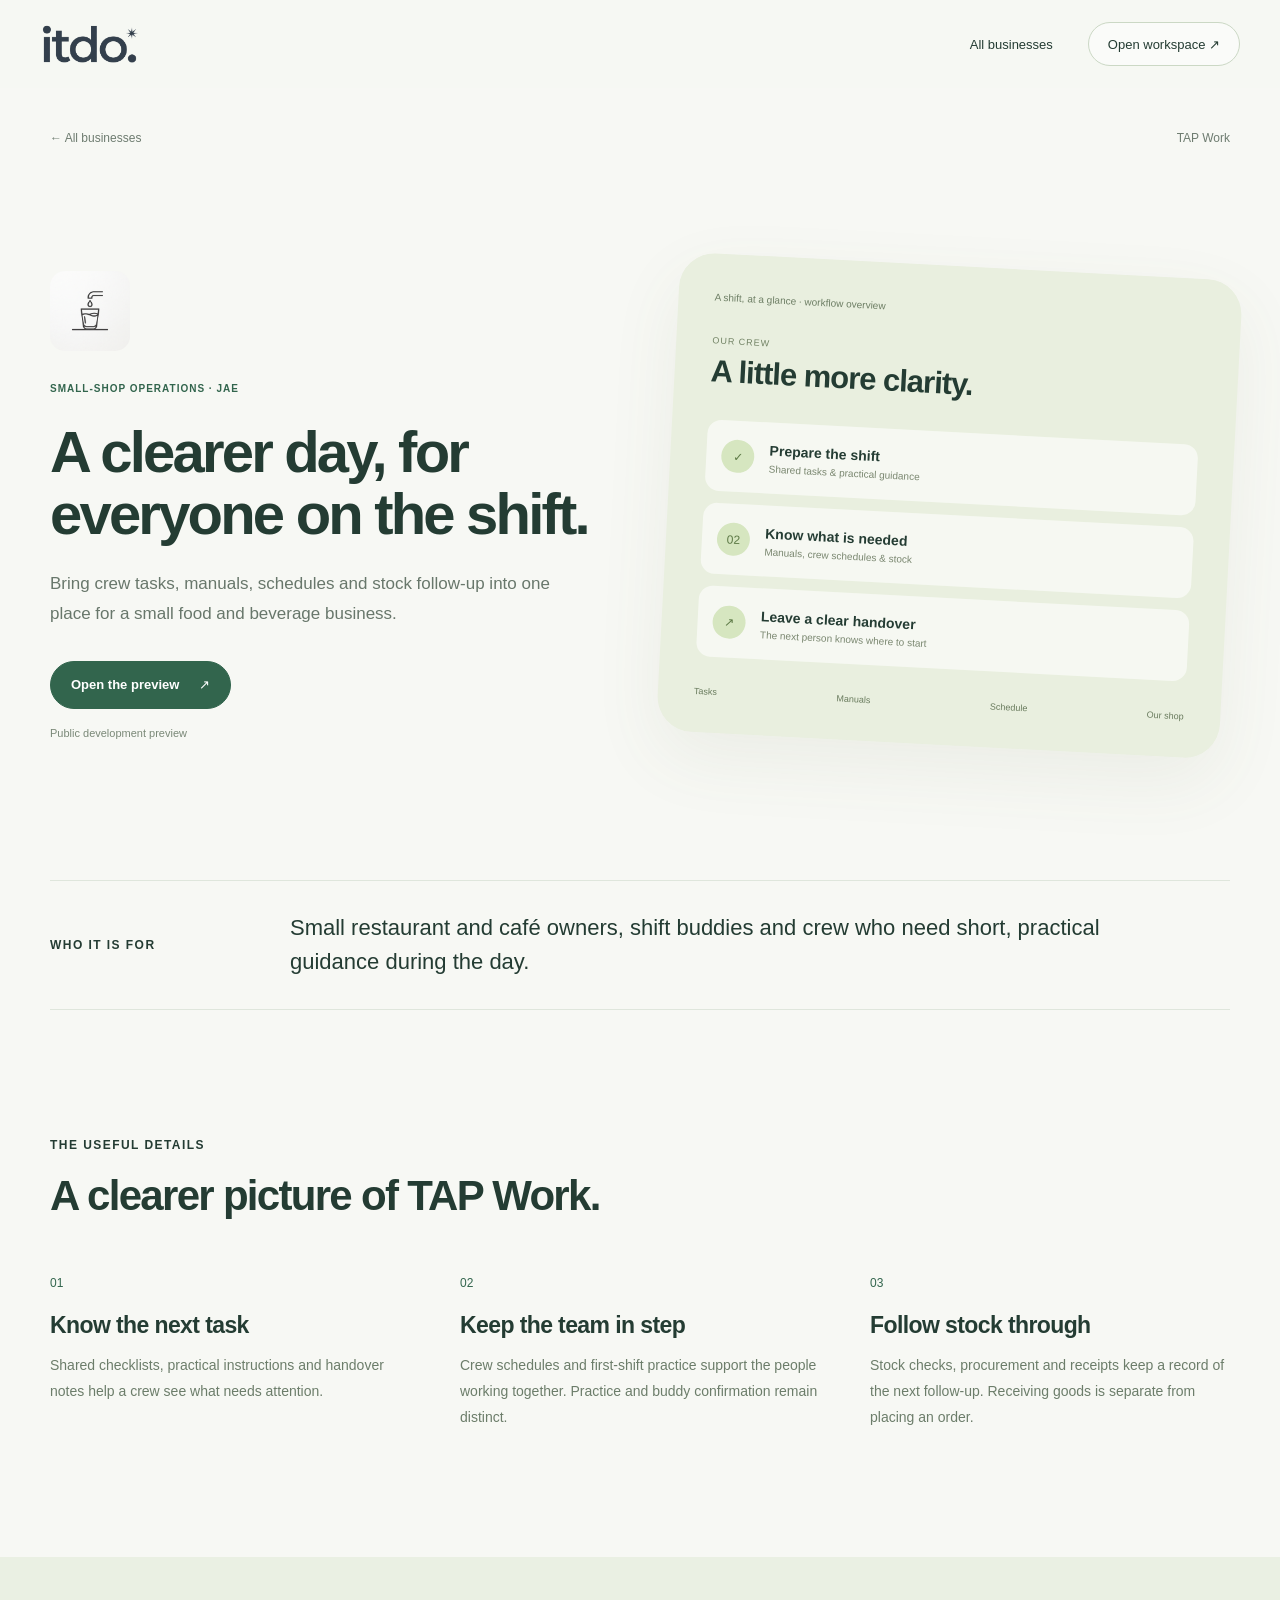
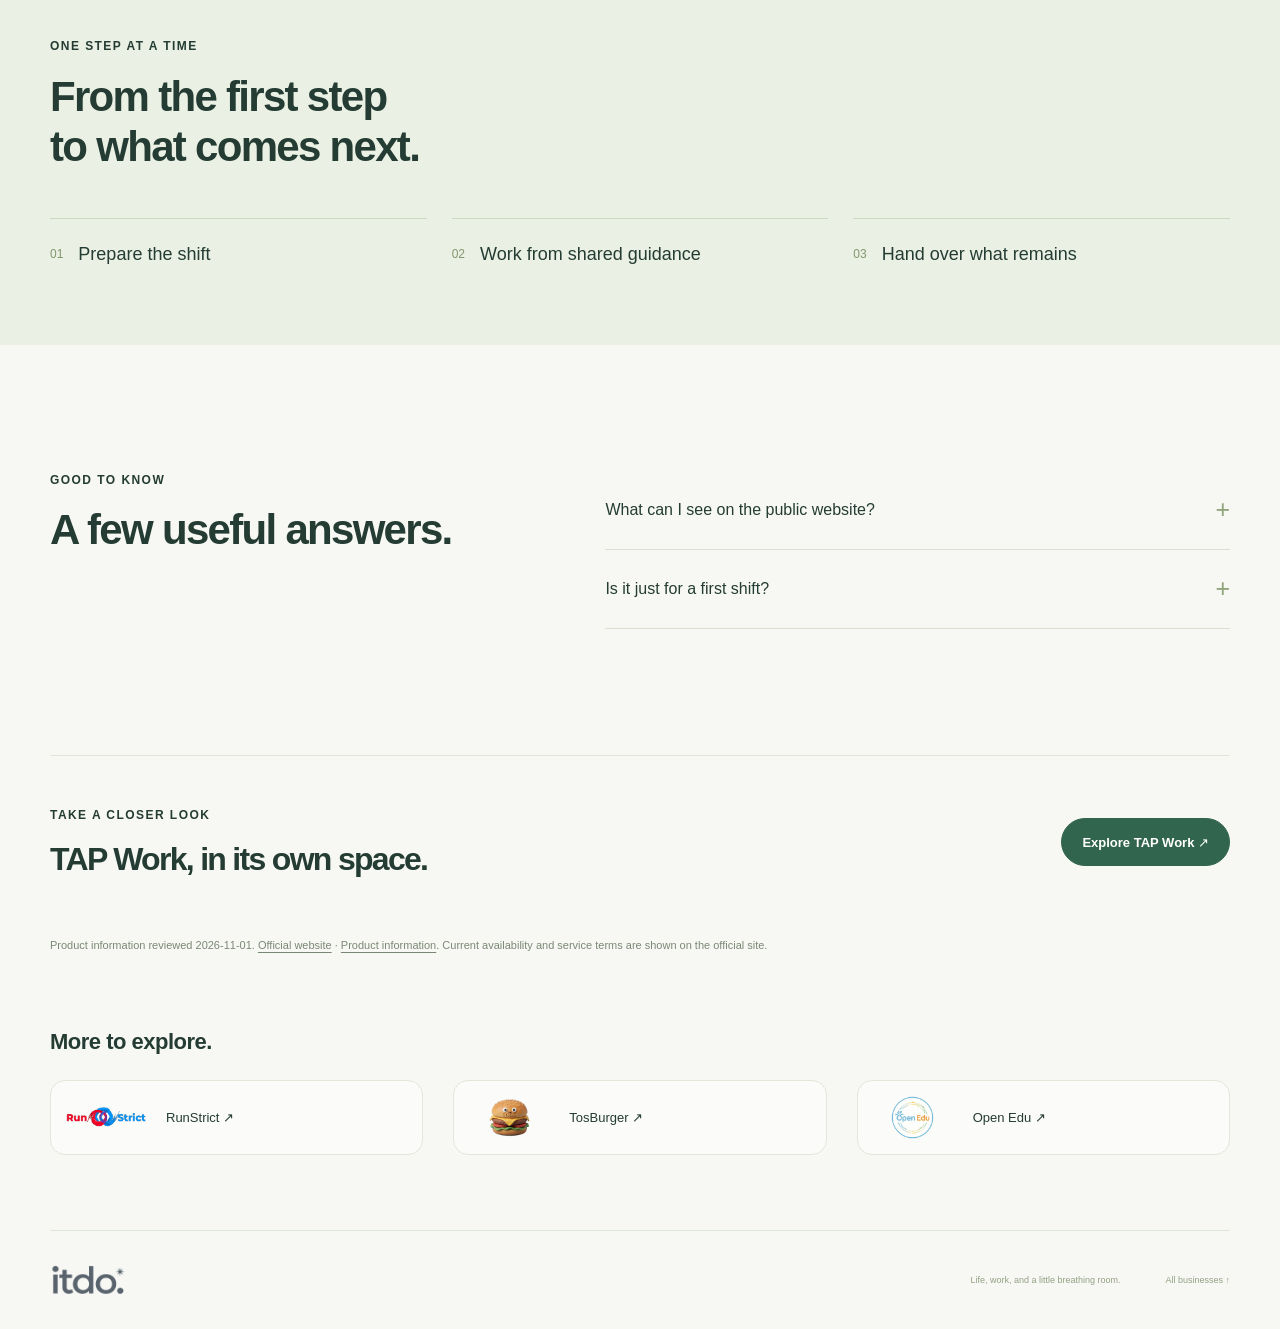
<file: businesses/tap2work/index.html>
<!doctype html><html lang="en"><head><meta charset="utf-8"><meta name="viewport" content="width=device-width, initial-scale=1"><title>TAP Work — A clearer day, for everyone on the shift. | itdo.</title><meta name="description" content="Bring crew tasks, manuals, schedules and stock follow-up into one place for a small food and beverage business."><meta name="theme-color" content="#f7f8f4"><meta http-equiv="Content-Security-Policy" content="default-src 'self'; script-src 'none'; style-src 'self'; img-src 'self'; connect-src 'none'; object-src 'none'; base-uri 'none'; form-action 'none'"><link rel="canonical" href="https://itdo.work/businesses/tap2work/"><link rel="icon" href="/favicon.svg"><link rel="stylesheet" href="/styles.css?v=ca11d2608d91"><link rel="stylesheet" href="/businesses.css?v=5d0672d1bc97"></head><body class="product-page product-tap2work"><a class="skip" href="#main">Skip to content</a><header class="site-header"><a class="brand" href="/" aria-label="itdo home"><img src="/itdo-logo-transparent-v2.png" alt="itdo."></a><nav aria-label="Main navigation"><a href="/#apps">All businesses</a><a class="nav-workspace" href="/control/?view=marketing">Open workspace ↗</a></nav></header><main id="main"><div class="product-breadcrumb wrap"><a href="/#apps">← All businesses</a><span>TAP Work</span></div><section class="product-hero wrap"><div class="product-intro"><img class="product-logo logo-tap2work" src="/assets/businesses/tap-work-logo.png" alt="TAP Work logo"><p class="eyebrow">Small-shop operations · Jae</p><h1>A clearer day, for everyone on the shift.</h1><p class="product-lede">Bring crew tasks, manuals, schedules and stock follow-up into one place for a small food and beverage business.</p><div class="product-actions"><a class="product-action primary" href="https://tap2.work" target="_blank" rel="noopener noreferrer">Open the preview <span aria-hidden="true">↗</span></a></div><span class="product-availability">Public development preview</span></div><div class="product-art"><div class="product-illustration tap-illustration"><span class="illustration-label">A shift, at a glance · workflow overview</span><div class="shift-top"><span>OUR CREW</span><strong>A little more clarity.</strong></div><div class="shift-row"><i>✓</i><div><strong>Prepare the shift</strong><small>Shared tasks & practical guidance</small></div></div><div class="shift-row"><i>02</i><div><strong>Know what is needed</strong><small>Manuals, crew schedules & stock</small></div></div><div class="shift-row"><i>↗</i><div><strong>Leave a clear handover</strong><small>The next person knows where to start</small></div></div><div class="shift-tabs"><span>Tasks</span><span>Manuals</span><span>Schedule</span><span>Our shop</span></div></div></div></section><section class="product-audience wrap"><span class="eyebrow">Who it is for</span><p>Small restaurant and café owners, shift buddies and crew who need short, practical guidance during the day.</p></section><section class="product-features section wrap"><div class="product-section-heading"><p class="eyebrow">The useful details</p><h2>A clearer picture of TAP Work.</h2></div><div class="product-feature-grid"><article><span class="feature-number">01</span><h3>Know the next task</h3><p>Shared checklists, practical instructions and handover notes help a crew see what needs attention.</p></article><article><span class="feature-number">02</span><h3>Keep the team in step</h3><p>Crew schedules and first-shift practice support the people working together. Practice and buddy confirmation remain distinct.</p></article><article><span class="feature-number">03</span><h3>Follow stock through</h3><p>Stock checks, procurement and receipts keep a record of the next follow-up. Receiving goods is separate from placing an order.</p></article></div></section><section class="product-journey"><div class="wrap"><p class="eyebrow">One step at a time</p><h2>From the first step<br>to what comes next.</h2><ol><li><span>01</span><strong>Prepare the shift</strong></li><li><span>02</span><strong>Work from shared guidance</strong></li><li><span>03</span><strong>Hand over what remains</strong></li></ol></div></section><section class="product-faq section wrap"><div><p class="eyebrow">Good to know</p><h2>A few useful answers.</h2></div><div><details><summary>What can I see on the public website?<span aria-hidden="true">+</span></summary><p>A development overview and an app preview with sample shop information. Preview actions do not establish real shop operations.</p></details><details><summary>Is it just for a first shift?<span aria-hidden="true">+</span></summary><p>No. The product direction also covers shared tasks, manuals, crew scheduling, stock checks and procurement follow-up.</p></details></div></section><section class="product-closing wrap"><div><p class="eyebrow">Take a closer look</p><h2>TAP Work, in its own space.</h2></div><a class="product-action primary" href="https://tap2.work" target="_blank" rel="noopener noreferrer">Explore TAP Work ↗</a></section><div class="product-source-note wrap"><p></p><p>Product information reviewed 2026-11-01. <a href="https://tap2.work" target="_blank" rel="noopener noreferrer">Official website</a> · <a href="https://github.com/ljae/tap2work/blob/main/PRODUCT.md" target="_blank" rel="noopener noreferrer">Product information</a>. Current availability and service terms are shown on the official site.</p></div><section class="other-businesses wrap" aria-label="Explore more businesses"><h2>More to explore.</h2><div><a href="/businesses/runstrict/"><img class="product-logo logo-runstrict" src="/assets/businesses/runstrict-logo.webp" alt="RunStrict logo"><span>RunStrict ↗</span></a><a href="/businesses/tosburger/"><img class="product-logo logo-tosburger" src="/assets/businesses/tosburger-logo.webp" alt="TosBurger logo"><span>TosBurger ↗</span></a><a href="/businesses/openedu/"><img class="product-logo logo-openedu" src="/assets/businesses/open-edu-logo.png" alt="Open Edu logo"><span>Open Edu ↗</span></a></div></section></main><footer class="site-footer wrap"><a class="brand" href="/" aria-label="itdo home"><img src="/itdo-logo-transparent-v2.png" alt="itdo."></a><span>Life, work, and a little breathing room.</span><a href="/#apps">All businesses ↑</a></footer></body></html>
</file>
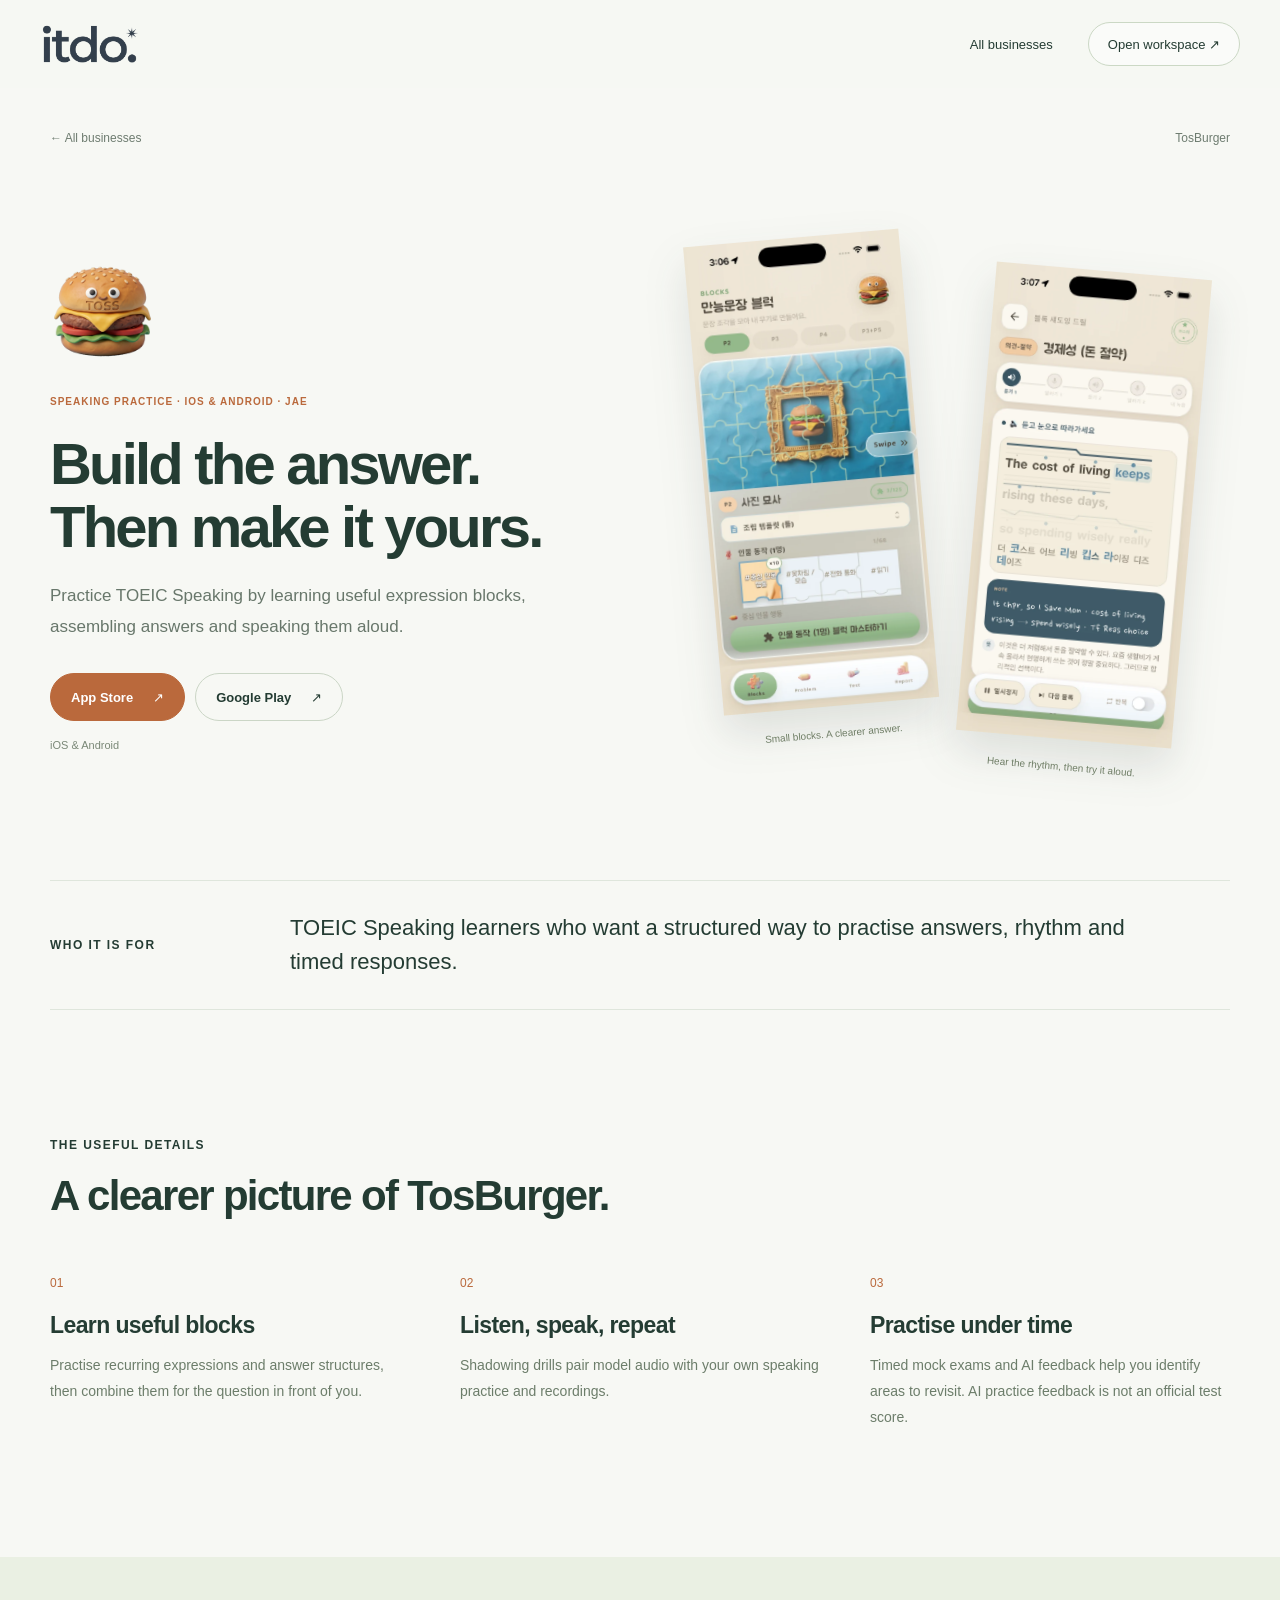
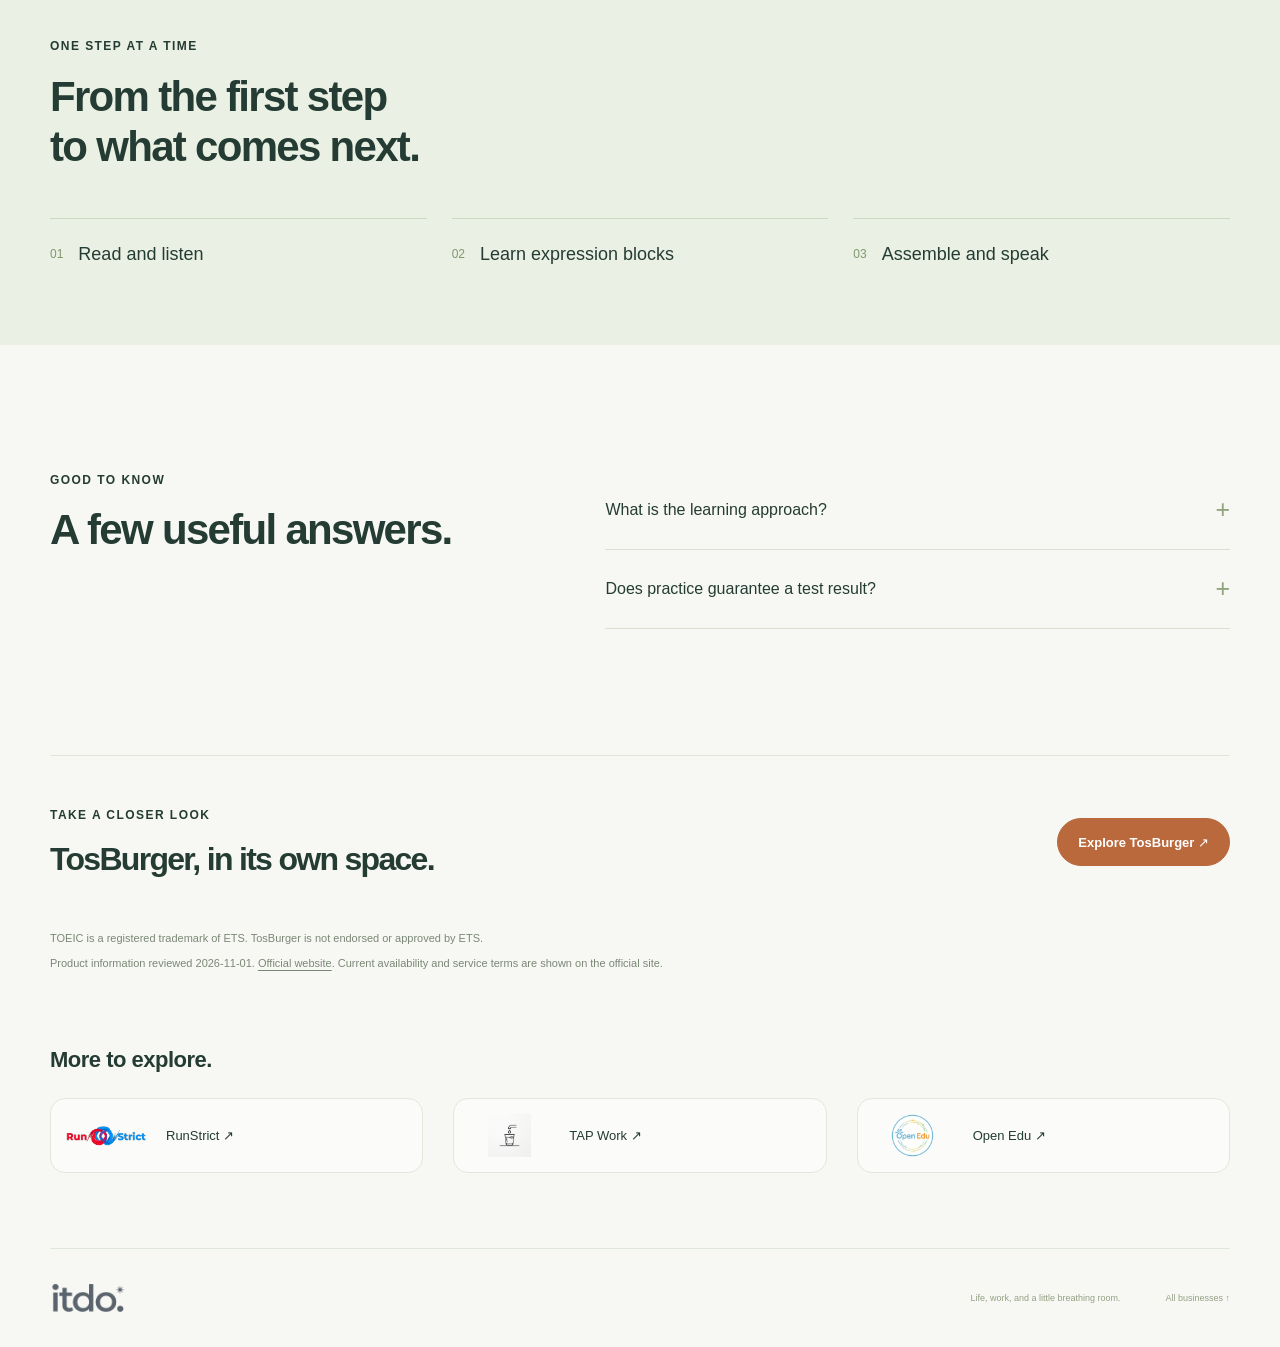
<file: businesses/tosburger/index.html>
<!doctype html><html lang="en"><head><meta charset="utf-8"><meta name="viewport" content="width=device-width, initial-scale=1"><title>TosBurger — Build the answer. Then make it yours. | itdo.</title><meta name="description" content="Practice TOEIC Speaking by learning useful expression blocks, assembling answers and speaking them aloud."><meta name="theme-color" content="#f7f8f4"><meta http-equiv="Content-Security-Policy" content="default-src 'self'; script-src 'none'; style-src 'self'; img-src 'self'; connect-src 'none'; object-src 'none'; base-uri 'none'; form-action 'none'"><link rel="canonical" href="https://itdo.work/businesses/tosburger/"><link rel="icon" href="/favicon.svg"><link rel="stylesheet" href="/styles.css?v=ca11d2608d91"><link rel="stylesheet" href="/businesses.css?v=5d0672d1bc97"></head><body class="product-page product-tosburger"><a class="skip" href="#main">Skip to content</a><header class="site-header"><a class="brand" href="/" aria-label="itdo home"><img src="/itdo-logo-transparent-v2.png" alt="itdo."></a><nav aria-label="Main navigation"><a href="/#apps">All businesses</a><a class="nav-workspace" href="/control/?view=marketing">Open workspace ↗</a></nav></header><main id="main"><div class="product-breadcrumb wrap"><a href="/#apps">← All businesses</a><span>TosBurger</span></div><section class="product-hero wrap"><div class="product-intro"><img class="product-logo logo-tosburger" src="/assets/businesses/tosburger-logo.webp" alt="TosBurger logo"><p class="eyebrow">Speaking practice · iOS &amp; Android · Jae</p><h1>Build the answer. Then make it yours.</h1><p class="product-lede">Practice TOEIC Speaking by learning useful expression blocks, assembling answers and speaking them aloud.</p><div class="product-actions"><a class="product-action primary" href="https://apps.apple.com/kr/app/id6788353969" target="_blank" rel="noopener noreferrer">App Store <span aria-hidden="true">↗</span></a><a class="product-action " href="https://play.google.com/store/apps/details?id=com.tosscombo.toss_combo" target="_blank" rel="noopener noreferrer">Google Play <span aria-hidden="true">↗</span></a></div><span class="product-availability">iOS &amp; Android</span></div><div class="product-art"><div class="product-screen-pair"><figure><img src="/assets/businesses/tosburger-blocks.webp" alt="TosBurger expression-block screen from the supplied marketing site." loading="eager"><figcaption>Small blocks. A clearer answer.</figcaption></figure><figure><img src="/assets/businesses/tosburger-shadowing.webp" alt="TosBurger shadowing drill with model audio and pitch guidance." loading="eager"><figcaption>Hear the rhythm, then try it aloud.</figcaption></figure></div></div></section><section class="product-audience wrap"><span class="eyebrow">Who it is for</span><p>TOEIC Speaking learners who want a structured way to practise answers, rhythm and timed responses.</p></section><section class="product-features section wrap"><div class="product-section-heading"><p class="eyebrow">The useful details</p><h2>A clearer picture of TosBurger.</h2></div><div class="product-feature-grid"><article><span class="feature-number">01</span><h3>Learn useful blocks</h3><p>Practise recurring expressions and answer structures, then combine them for the question in front of you.</p></article><article><span class="feature-number">02</span><h3>Listen, speak, repeat</h3><p>Shadowing drills pair model audio with your own speaking practice and recordings.</p></article><article><span class="feature-number">03</span><h3>Practise under time</h3><p>Timed mock exams and AI feedback help you identify areas to revisit. AI practice feedback is not an official test score.</p></article></div></section><section class="product-journey"><div class="wrap"><p class="eyebrow">One step at a time</p><h2>From the first step<br>to what comes next.</h2><ol><li><span>01</span><strong>Read and listen</strong></li><li><span>02</span><strong>Learn expression blocks</strong></li><li><span>03</span><strong>Assemble and speak</strong></li></ol></div></section><section class="product-faq section wrap"><div><p class="eyebrow">Good to know</p><h2>A few useful answers.</h2></div><div><details><summary>What is the learning approach?<span aria-hidden="true">+</span></summary><p>Read a model answer, learn reusable expression blocks, then assemble and speak an answer for the situation.</p></details><details><summary>Does practice guarantee a test result?<span aria-hidden="true">+</span></summary><p>No. Progress depends on the learner and their practice. AI feedback is for practice, not an official ETS result.</p></details></div></section><section class="product-closing wrap"><div><p class="eyebrow">Take a closer look</p><h2>TosBurger, in its own space.</h2></div><a class="product-action primary" href="https://tosburger.com" target="_blank" rel="noopener noreferrer">Explore TosBurger ↗</a></section><div class="product-source-note wrap"><p>TOEIC is a registered trademark of ETS. TosBurger is not endorsed or approved by ETS.</p><p>Product information reviewed 2026-11-01. <a href="https://tosburger.com" target="_blank" rel="noopener noreferrer">Official website</a>. Current availability and service terms are shown on the official site.</p></div><section class="other-businesses wrap" aria-label="Explore more businesses"><h2>More to explore.</h2><div><a href="/businesses/runstrict/"><img class="product-logo logo-runstrict" src="/assets/businesses/runstrict-logo.webp" alt="RunStrict logo"><span>RunStrict ↗</span></a><a href="/businesses/tap2work/"><img class="product-logo logo-tap2work" src="/assets/businesses/tap-work-logo.png" alt="TAP Work logo"><span>TAP Work ↗</span></a><a href="/businesses/openedu/"><img class="product-logo logo-openedu" src="/assets/businesses/open-edu-logo.png" alt="Open Edu logo"><span>Open Edu ↗</span></a></div></section></main><footer class="site-footer wrap"><a class="brand" href="/" aria-label="itdo home"><img src="/itdo-logo-transparent-v2.png" alt="itdo."></a><span>Life, work, and a little breathing room.</span><a href="/#apps">All businesses ↑</a></footer></body></html>
</file>
<file: styles.css>
:root{--ink:#243c33;--muted:#69786f;--green:#32654d;--lime:#d9efad;--paper:#f7f8f4;--line:#dfe6dc;--ease:cubic-bezier(.22,1,.36,1);font-family:'Avenir Next','Segoe UI',Arial,sans-serif;color:var(--ink);background:var(--paper);font-synthesis:none}
*{box-sizing:border-box}html{scroll-behavior:smooth;scroll-padding-top:90px}body{margin:0;-webkit-font-smoothing:antialiased}button,a{-webkit-tap-highlight-color:transparent}button{font:inherit;cursor:pointer;color:inherit}button,a{touch-action:manipulation}button{border:0}a{color:inherit;text-decoration:none}button:focus-visible,a:focus-visible{outline:3px solid #ba8736;outline-offset:5px}p,h1,h2,h3,h4,figure{margin:0}p{line-height:1.65}button:disabled{cursor:default}svg.icon{width:24px;height:24px;fill:none;stroke:currentColor;stroke-width:1.65;stroke-linecap:round;stroke-linejoin:round;flex-shrink:0}.svg-library{position:absolute;width:0;height:0;overflow:hidden}.wrap{width:min(1180px,calc(100% - 96px));margin-inline:auto}.section{padding-block:126px}.eyebrow{font-size:12px;font-weight:600;letter-spacing:1.45px;text-transform:uppercase}.skip{position:fixed;left:20px;top:-80px;background:var(--ink);color:#fff;padding:12px 20px;border-radius:10px;z-index:100}.skip:focus{top:10px}.site-header{height:88px;padding:0 max(40px,calc((100% - 1280px)/2));display:flex;align-items:center;justify-content:space-between;gap:30px;background:#f7f8f4f0;position:relative;z-index:20}.brand{width:100px;height:48px;display:block;position:relative;overflow:hidden;flex-shrink:0}.brand img{position:absolute;width:142%;height:auto;max-width:none;left:-20%;top:50%;transform:translateY(-56%)}.site-header nav{display:flex;align-items:center;gap:35px;font-size:13px;font-weight:500}.site-header nav a{min-height:44px;display:flex;align-items:center;transition:color .2s}.site-header nav a:hover{color:#779450}.nav-workspace{gap:20px;border:1px solid #cbd8c5;padding:10px 19px;border-radius:100px;background:#fff8}.hero{position:relative;padding:52px 0 46px;overflow:hidden}.hero-heading{text-align:center;position:relative;z-index:2}.hero-heading .eyebrow{display:inline-flex;gap:9px;align-items:center;font-size:10px;letter-spacing:1.8px}.status-dot{height:6px;width:6px;border-radius:50%;background:#719464}.hero h1{font-size:clamp(62px,6.7vw,96px);line-height:1.04;font-weight:600;letter-spacing:-5.5px;margin:22px 0 24px}.hero h1 span{color:#759064}.hero-subtitle{font-size:16px;color:var(--muted)}.hero-theatre{height:475px;width:min(1100px,100%);margin:3px auto 14px;position:relative;isolation:isolate;perspective:1400px;--scene-glow:#dae8cd;--scene-tint:#e7f0dd}.hero-theatre[data-scene=business]{--scene-glow:#dce2ed;--scene-tint:#e8edf8}.hero-theatre[data-scene=learning]{--scene-glow:#f3dfbd;--scene-tint:#fff0d6}.theatre-halo{position:absolute;inset:0 10% 3%;border-radius:50%;background:radial-gradient(ellipse,var(--scene-glow),transparent 67%);opacity:.7;filter:blur(12px);transition:background 1s}.theatre-floor{position:absolute;bottom:28px;left:10%;width:80%;height:90px;border-radius:50%;background:radial-gradient(ellipse,#536f3c13,transparent 68%);transform:rotate(-2deg)}.connection-map{position:absolute;inset:0;width:100%;height:100%;z-index:0;overflow:visible}.wire{stroke:#b0c0a9;stroke-width:1;fill:none;stroke-dasharray:3 5;opacity:.6}.signal{stroke:#83a955;stroke-width:3;fill:none;stroke-linecap:round;stroke-dasharray:10 580;animation:flow 5s linear infinite;filter:drop-shadow(0 0 4px #a2c664)}.signal-two{animation-delay:1.8s;stroke-dasharray:7 350}.ai-orb{position:absolute;left:50%;top:46%;width:207px;height:207px;transform:translate(-50%,-50%);border-radius:50%;background:radial-gradient(circle at 32% 24%,#93b970 0,#5f8952 24%,#315c42 60%,#214532 85%);box-shadow:inset -8px -13px 26px #102d3544,inset 3px 3px 10px #e7ffd555,0 35px 45px -21px #38512b66;display:flex;align-items:center;justify-content:center;flex-direction:column;color:#fff;z-index:3;animation:orb-float 7s ease-in-out infinite}.orb-shine{position:absolute;left:18%;top:9%;width:51%;height:27%;border-radius:50%;transform:rotate(-25deg);background:linear-gradient(#e3ffd344,transparent);filter:blur(9px)}.orb-wordmark{font-size:64px;font-weight:700;letter-spacing:-5px;line-height:1.2;transform:translateX(-3px)}.orb-wordmark>span{color:#d7eab0}.orb-caption{font-size:8px;letter-spacing:.35px;color:#e9f5dfcc}.orb-spark{position:absolute;right:12%;top:11%;font-size:20px;color:#e4f9b4}.device{background:linear-gradient(135deg,#fff,#e4e9df);border:1px solid #fff;box-shadow:8px 14px 0 -10px #a9b1a4,18px 33px 45px -24px #3f553748,inset -4px -4px 7px #b6bdad55,inset 2px 2px 4px #fff;z-index:2;transition:box-shadow .5s}.hero-phone{width:190px;height:329px;position:absolute;left:15%;top:42px;border-radius:31px;padding:11px;transform:rotate(-10deg) rotateY(15deg);animation:phone-float 8s ease-in-out infinite}.phone-island{position:absolute;top:15px;left:50%;transform:translateX(-50%);width:55px;height:13px;background:#263730;border-radius:20px;z-index:3}.phone-time{position:absolute;top:18px;left:23px;font-size:7px;font-weight:600;z-index:3}.phone-screen{padding:43px 12px 18px;background:linear-gradient(150deg,#f6faee,var(--scene-tint));height:100%;border-radius:22px;overflow:hidden;transition:background .8s;text-align:center}.phone-app{width:40px;height:40px;display:grid;place-items:center;margin:0 auto 13px;background:#fff9;border-radius:14px;color:#4d7352;box-shadow:0 4px 12px #476d3520}.device-kicker{font-size:8px;letter-spacing:.4px;color:#64745e}.phone-screen h2{font-size:21px;letter-spacing:-.6px;line-height:1.25;font-weight:600;margin:8px 0 14px}.phone-screen>p:last-of-type{font-size:8px;line-height:1.6;max-width:135px;margin:10px auto 14px}.device-action{display:block;padding:8px 4px;border:1px solid #b3c2a755;border-radius:8px;font-size:8px;background:#ffffff88}.phone-home{position:absolute;bottom:16px;left:39%;width:22%;height:3px;border-radius:3px;background:#58734366}.waveform{height:25px;display:flex;align-items:center;justify-content:center;gap:3px;color:#7d9c69}.waveform i{width:3px;height:9px;background:currentColor;border-radius:4px;animation:wave 1.4s ease-in-out infinite alternate}.waveform i:nth-child(2n){height:18px;animation-delay:-.3s}.waveform i:nth-child(3n){height:25px;animation-delay:-.8s}.waveform i:nth-child(4n){height:13px;animation-delay:-.5s}.hero-tablet{width:310px;height:239px;position:absolute;right:8%;top:62px;transform:rotate(9deg) rotateY(-12deg);border-radius:22px;padding:18px 15px 15px 20px;animation:tablet-float 8s ease-in-out infinite;animation-delay:-2s}.tablet-camera{position:absolute;left:7px;top:48%;height:4px;width:4px;border-radius:50%;background:#65726b}.tablet-top{display:flex;align-items:center;gap:10px;padding:0 9px 10px}.tiny-brand{font-weight:700;font-size:18px;letter-spacing:-1px}.device-date{font-size:6px;letter-spacing:1px;margin-left:auto;color:#7a8876}.user-dot{width:19px;height:19px;display:grid;place-items:center;border-radius:50%;background:#d7e6c4;color:#567144;font-size:7px}.tablet-content{background:#fdfefa;border-radius:10px;padding:13px 17px 11px}.tablet-content h3{font-size:17px;letter-spacing:-.4px;margin:3px 0 9px}.mini-task{display:flex;gap:8px;align-items:center;border-bottom:1px solid #e4eadd;padding:8px 0}.mini-check{border-radius:50%;width:16px;height:16px;background:#d8e7c3;font-size:8px;display:grid;place-items:center}.mini-check.pending{background:#edf1e8;color:#78836e}.mini-task strong{display:block;font-size:8px;font-weight:600}.mini-task small{font-size:6px;color:#88917e;display:block;margin-top:3px}.tablet-insight{margin-top:10px;display:flex;gap:7px;align-items:center;font-size:7px;color:#6a8459}.tablet-insight .icon{width:14px;height:14px}.hero-speaker{position:absolute;left:26%;bottom:26px;width:106px;height:82px;border-radius:26px 26px 20px 20px;background:linear-gradient(100deg,#536051,#303d32);box-shadow:10px 15px 20px #4e614128;transform:rotate(-7deg);z-index:4}.speaker-top{height:32px;border-radius:50%;background:linear-gradient(150deg,#64715e,#394a3b);position:absolute;top:-9px;width:100%;border:1px solid #718466}.speaker-top span{position:absolute;inset:7px 39px;border-radius:50%;border:1px solid #90ad75;background:#44543f}.speaker-mesh{position:absolute;inset:25px 10px 11px;border-radius:0 0 13px 13px;background-image:radial-gradient(#9aab8a66 .6px,transparent .8px);background-size:3px 3px}.speaker-light{position:absolute;bottom:8px;left:45%;height:3px;width:12%;border-radius:5px;background:#c7e7a0;box-shadow:0 0 7px #c7e7a0}.sound-ring{position:absolute;border:1px solid #8ba96777;border-radius:50%;width:150px;height:54px;left:-22px;top:-20px;animation:sound-pulse 3s ease-out infinite;z-index:-1}.sound-ring-two{animation-delay:1s}.floating-message{position:absolute;bottom:57px;right:15%;background:#fffffff0;border:1px solid #fff;padding:14px 18px;display:flex;align-items:center;gap:11px;border-radius:16px;box-shadow:0 14px 35px #55694612;transform:rotate(-3deg);z-index:4;animation:float-note 7s ease-in-out infinite}.message-icon{background:#e6f1d8;border-radius:50%;width:29px;height:29px;display:grid;place-items:center;color:#5b7c40}.message-icon .icon{width:17px;height:17px}.floating-message small{font-size:8px;display:block;color:#89917f;margin-bottom:4px}.floating-message strong{font-size:10px;font-weight:600}.floating-label{position:absolute;left:10%;top:31px;font-size:10px;background:#fff9;padding:9px 14px;border:1px solid #fff;border-radius:30px;display:flex;align-items:center;gap:8px;transform:rotate(-7deg)}.mini-dot{width:5px;height:5px;background:#8b9e73;border-radius:50%}.scene-number{position:absolute;right:5%;bottom:12px;font-size:9px;color:#839078;letter-spacing:2px}.story-controls{max-width:780px;display:flex;align-items:center;gap:30px;position:relative;padding-bottom:20px}.story-tabs{display:flex;gap:6px}.story-tabs button{display:flex;align-items:center;gap:9px;border-radius:30px;padding:10px 16px;font-size:12px;background:none;min-height:44px;color:#819076;transition:background .3s,color .3s}.story-tabs button span{font-size:9px;color:#91a083}.story-tabs button[aria-pressed=true]{background:#e7eddf;color:#294331}.story-tabs button[aria-pressed=true] span{color:#607749}.playback{margin-left:auto;display:flex;align-items:center;gap:14px}.playback>span{font-size:9px;color:#829078;white-space:nowrap}.icon-button{display:grid;place-items:center;width:40px;height:40px;border:1px solid #dce3d4;border-radius:50%;background:transparent;font-size:16px}.story-progress{height:2px;background:#e4e9dd;position:absolute;bottom:0;left:16px;right:16px;overflow:hidden}.story-progress>span{display:block;height:100%;width:100%;background:#68854e;transform:scaleX(0);transform-origin:left}.demo-note{text-align:center;font-size:10px;color:#86907d;padding-top:17px;max-width:680px}.section-copy h2,.business-heading h2,.research-heading h2{font-size:clamp(38px,4.2vw,58px);line-height:1.17;letter-spacing:-2.6px;font-weight:600;margin:20px 0 24px}h2 em{font-style:normal;color:#879d72}.section-copy>p:not(.eyebrow):not(.voice-transcript):not(.voice-status):not(.small-note){font-size:15px;color:var(--muted);max-width:425px}.life-section{display:grid;grid-template-columns:.96fr 1.04fr;gap:70px;align-items:center;border-top:1px solid var(--line)}.pill-switch{display:flex;gap:6px;margin:30px 0 20px;padding:5px;background:#edf1e7;border-radius:30px;width:fit-content}.pill-switch button{padding:10px 19px;border-radius:30px;font-size:12px;background:none;min-height:40px;color:#7a8970}.pill-switch button[aria-pressed=true]{background:#fff;color:var(--ink);box-shadow:0 3px 7px #4b63370b}.routine-caption{min-height:85px}.routine-caption h3{font-size:15px;letter-spacing:-.2px;font-weight:600;margin-bottom:9px}.routine-caption p{font-size:12px;color:var(--muted);max-width:370px}.text-button{display:flex;gap:10px;align-items:center;background:none;padding:12px 0;min-height:44px;font-size:12px;font-weight:600;color:#466c42}.text-button .icon{width:18px;height:18px}.voice-transcript{font-size:11px;color:#819076;max-width:350px;font-style:italic}.voice-status{font-size:10px;color:#536c43;min-height:20px;margin-top:6px}.life-visual{height:490px;position:relative;isolation:isolate;border-radius:50%;background:radial-gradient(circle,#e3ebd5 0,#edf2e4 37%,transparent 68%)}.life-orbit{position:absolute;inset:30px 35px 70px;border:1px solid #cddabf88;border-radius:50%;transform:rotate(-30deg) scaleY(.7)}.life-orbit-two{transform:rotate(32deg) scaleY(.7)}.life-sun{position:absolute;right:10%;top:35px;width:69px;height:69px;border-radius:23px;background:linear-gradient(145deg,#fff8d4,#e6d59a);box-shadow:inset 2px 2px 2px #fff,0 12px 28px #a8955220;display:grid;place-items:center;transform:rotate(15deg);animation:float-note 8s ease-in-out infinite}.life-sun .icon{width:34px;height:34px;color:#9c8c4c}.home-speaker{width:220px;height:175px;border-radius:42px;background:linear-gradient(135deg,#56634c,#2c3c2b);box-shadow:inset 2px 2px 3px #9ca98b66,12px 28px 38px #71805c3b;position:absolute;top:99px;left:5%;transform:rotate(-9deg);z-index:2}.speaker-display{position:absolute;inset:17px 22px auto;height:57px;background:linear-gradient(145deg,#243c2b,#34472e);border:1px solid #1f3529;border-radius:21px;display:grid;place-items:center}.speaker-display .waveform{color:#c7e99c;gap:5px;height:32px}.speaker-display .waveform i{width:4px}.speaker-grille{position:absolute;inset:85px 17px 19px;border-radius:10px 10px 27px 27px;background-image:radial-gradient(#9eac8d77 .7px,transparent 1px);background-size:4px 4px}.hardware-caption{position:absolute;top:calc(100% + 20px);left:25px;font-size:10px;color:#7b8d6d;white-space:nowrap}.reminder-card{position:absolute;right:0;top:220px;width:286px;padding:24px;background:#fffffff5;border:1px solid white;border-radius:22px;box-shadow:8px 19px 38px #53643d1f;transform:rotate(6deg);z-index:3;animation:float-note 8s ease-in-out infinite;animation-delay:-3s}.reminder-top{display:flex;justify-content:space-between;align-items:center}.reminder-top>span:last-child{font-size:7px;color:#8d9983;letter-spacing:.5px}.reminder-card h3{font-size:22px;letter-spacing:-.6px;margin:17px 0 8px}.reminder-card p{font-size:10px;color:#7b8b70;min-height:33px}.reminder-actions{display:flex;gap:8px;margin-top:18px}.reminder-actions span{background:#e8efde;border-radius:8px;padding:9px 13px;font-size:8px;color:#54753e}.reminder-actions span+span{background:#f2f4ed;color:#849178}.device-token{position:absolute;left:14%;bottom:34px;display:flex;align-items:center;gap:9px;font-size:9px;background:#fdfefa;border:1px solid #dce5d2;padding:10px 16px;border-radius:30px;transform:rotate(-5deg)}.device-token .icon{height:15px;width:15px;color:#75965a}.life-visual-note{position:absolute;bottom:-20px;left:0;right:0;text-align:center;color:#88967c;font-size:9px}.business-section{background:#213c30;color:#f1f6e9;position:relative;overflow:hidden}.business-section::before{content:'';position:absolute;inset:0;background:radial-gradient(ellipse at 82% 10%,#75915324,transparent 55%);pointer-events:none}.business-section>.wrap{position:relative}.business-heading{display:flex;justify-content:space-between;align-items:flex-end;gap:45px}.business-heading .eyebrow{color:#a6bd90}.business-heading h2{margin-bottom:0;font-size:48px}.business-heading h2 em{color:#b6cc99}.business-heading>p{color:#b0c0a8;font-size:13px;max-width:280px;padding-bottom:5px}.business-switch{display:grid;grid-template-columns:repeat(4,1fr);gap:12px;margin:47px 0 24px}.business-switch button{background:none;display:flex;align-items:center;gap:13px;text-align:left;border:1px solid #89a17840;border-radius:16px;padding:18px 17px;transition:background .3s,border-color .3s;color:#e5eddb;min-height:80px}.business-switch button:hover{background:#ffffff08}.business-switch button[aria-pressed=true]{background:#f4f7ec;color:#2a4233;border-color:#f4f7ec}.business-switch strong{display:block;font-size:14px;font-weight:600;letter-spacing:-.2px}.business-switch small{display:block;font-size:9px;line-height:1.6;margin-top:5px;color:#9cb18a}.business-switch button[aria-pressed=true] small{color:#7a8a6b}.business-mark{height:36px;width:36px;flex-shrink:0;display:grid;place-items:center;border-radius:10px;background:#b0d688;color:#2c4931;font-size:23px;font-weight:700;position:relative}.mark-run{font-style:italic;font-size:20px;display:flex;justify-content:center;gap:1px}.mark-run>span{font-size:16px}.mark-tos{background:#f4c289;display:flex;flex-direction:column;gap:3px}.mark-tos i{height:4px;width:21px;border-radius:3px;background:#975c36}.mark-tos i:first-child{height:8px;border-radius:12px 12px 2px 2px}.mark-tos i:nth-child(2){background:#bd7f4b}.mark-tap{background:#a7c5ce;display:flex;justify-content:center}.mark-tap>span{color:#527e8b}.mark-edu{background:#e3dcb3;color:#8b794b}.mark-edu .icon{height:23px;width:23px}.business-canvas{background:#f6f7f1;color:var(--ink);border-radius:24px;padding:0 38px;box-shadow:0 25px 65px #10261f2f;overflow:hidden}.business-toolbar{height:57px;display:flex;align-items:center;border-bottom:1px solid #e1e6d9;gap:12px;font-size:10px;color:#839176}.window-dots{display:flex;gap:5px}.window-dots i{width:6px;height:6px;border-radius:50%;background:#d7dfcd}.business-toolbar>span:nth-child(2){margin-left:15px}.example-label{padding:5px 9px;border:1px solid #d7e0cc;border-radius:20px;font-size:8px;color:#849474;white-space:nowrap}.business-toolbar .example-label{margin-left:auto}.business-canvas-heading{text-align:center;padding:30px 0}.business-canvas-heading h3{font-size:27px;letter-spacing:-1px;font-weight:600}.business-canvas-heading p{font-size:11px;color:#8c9880;margin-top:9px}.workflow-rail{display:grid;grid-template-columns:1fr 48px 1fr 48px 1fr;align-items:center;gap:0}.work-node{border:1px solid #e3e9db;background:#ffffffe6;border-radius:15px;min-height:280px;padding:18px;text-align:center;position:relative;overflow:hidden}.node-label{font-size:9px;display:flex;align-items:center;gap:9px;text-align:left;color:#7c8c6e}.node-label>span:first-child{font-size:8px;color:#a0ac94}.rail-arrow{display:grid;place-items:center;color:#8da875;font-size:23px;animation:arrow-pass 3.3s ease-in-out infinite}.rail-arrow:nth-of-type(2){animation-delay:1.4s}.work-node h4{font-size:13px;font-weight:600;line-height:1.5;min-height:37px;margin-top:7px}.source-visual{height:111px;position:relative;margin:5px auto;width:150px}.hex-grid{width:93px;height:85px;position:absolute;top:15px;left:28px}.hex-grid i{position:absolute;height:32px;width:30px;clip-path:polygon(50% 0,95% 25%,95% 75%,50% 100%,5% 75%,5% 25%);background:#b6d28d;animation:hex-light 4s ease-in-out infinite}.hex-grid i:nth-child(1){left:31px;top:0}.hex-grid i:nth-child(2){left:7px;top:16px;background:#d1dfa9;animation-delay:.3s}.hex-grid i:nth-child(3){left:55px;top:16px;animation-delay:.6s}.hex-grid i:nth-child(4){left:31px;top:32px;background:#71994e;animation-delay:.9s}.hex-grid i:nth-child(5){left:7px;top:48px;animation-delay:1.2s}.hex-grid i:nth-child(6){left:55px;top:48px;background:#d1dfa9;animation-delay:1.5s}.hex-grid i:nth-child(7){left:31px;top:64px;animation-delay:1.8s}.source-orbit{position:absolute;right:5px;top:35px;display:grid;place-items:center;background:#f4f8ec;border:1px solid #fff;box-shadow:2px 5px 12px #94b07927;width:39px;height:39px;border-radius:13px;transform:rotate(12deg);font-size:25px;color:#769856}.feedback-chips{display:flex;justify-content:center;gap:4px;flex-wrap:wrap;margin-top:12px}.feedback-chips span{font-size:8px;padding:6px 8px;background:#f1f5e9;border-radius:6px;color:#7c8e69}.thinking-node{background:linear-gradient(140deg,#eff5e4,#f9fcf5)}.thinking-symbol{height:117px;position:relative;display:grid;place-items:center}.thinking-symbol>span{font-size:64px;color:#72964d;filter:drop-shadow(4px 9px 5px #607e3d22);animation:star-turn 16s linear infinite}.thinking-symbol>i{position:absolute;width:83px;height:83px;border:1px dashed #b5c79d;border-radius:50%;animation:star-turn 30s linear infinite reverse}.thinking-symbol>i+i{width:108px;height:108px;border-style:solid;opacity:.4}.draft-lines{display:grid;gap:5px;width:82%;margin:10px auto 12px}.draft-lines span{height:5px;border-radius:4px;background:#cddbb7;animation:draft-grow 3.6s var(--ease) infinite;transform-origin:left}.draft-lines span:nth-child(2){width:85%;animation-delay:.3s}.draft-lines span:nth-child(3){width:60%;animation-delay:.6s}.thinking-status{font-size:8px;color:#91a17f}.approval-art{height:116px;display:grid;place-items:center;position:relative}.avatar{display:inline-block;width:44px;height:44px;border-radius:22%;background-image:url('./assets/agents_persona.webp');background-size:200% 200%;background-repeat:no-repeat;flex-shrink:0}.avatar-itdo{background-image:url('./assets/leaderAgent_persona.webp');background-position:0 0}.avatar-jaedo{background-position:0 0}.avatar-hado{background-position:100% 0}.avatar-wondo{background-position:0 100%}.avatar-siado{background-position:100% 100%}.approval-art .avatar{width:76px;height:76px;filter:drop-shadow(0 7px 5px #3f5a2322)}.approval-tick{position:absolute;bottom:17px;left:calc(50% + 22px);display:grid;place-items:center;width:25px;height:25px;border-radius:50%;background:#cfe3ad;color:#567b38;border:3px solid #fff;font-size:11px}.output-node>p:not(.node-label){font-size:9px;color:#8a987c;min-height:31px}.review-label{display:inline-block;margin-top:10px;font-size:8px;padding:7px 11px;border-radius:25px;background:#f2eddf;color:#8d8054}.business-bottom{display:flex;align-items:center;justify-content:space-between;padding:23px 0;font-size:10px;gap:20px}.business-bottom p{color:#929f85}.business-bottom a{color:#577641;display:flex;gap:17px;align-items:center;min-height:35px}.source-tos .hex-grid{transform:rotate(-8deg);left:34px;top:27px}.source-tos .hex-grid i{clip-path:none;left:0!important;top:0!important;border-radius:7px;width:78px;height:13px;background:#eac093;animation:float-note 4s ease-in-out infinite}.source-tos .hex-grid i:nth-child(1){border-radius:30px 30px 5px 5px;height:23px;background:#e6b272}.source-tos .hex-grid i:nth-child(2){top:29px!important;background:#a4b979}.source-tos .hex-grid i:nth-child(3){top:48px!important;background:#c68c63}.source-tos .hex-grid i:nth-child(4){top:67px!important;background:#e6b272}.source-tos .hex-grid i:nth-child(n+5){display:none}.source-tos .source-orbit{color:#b5864b;background:#fff5e8}.source-tap .hex-grid{transform:rotate(-8deg);top:20px;left:36px;background:#e9f0ee;width:75px;height:90px;border:1px solid #cadbd5;border-radius:8px;box-shadow:5px 8px 12px #9aa5a025}.source-tap .hex-grid i{clip-path:none;width:43px;height:6px;border-radius:2px;left:20px!important;top:17px!important;background:#adc8c2;animation:draft-grow 4s ease-in-out infinite}.source-tap .hex-grid i:nth-child(2){top:33px!important}.source-tap .hex-grid i:nth-child(3){top:49px!important}.source-tap .hex-grid i:nth-child(4){top:65px!important}.source-tap .hex-grid i:nth-child(n+5){display:none}.source-tap .source-orbit{background:#e3f0ed;color:#538b7b}.source-edu .hex-grid{transform:rotate(-8deg);top:30px;left:32px;width:85px;height:66px;border-radius:6px;background:#e4c995;border:5px solid #d2b579;box-shadow:4px 8px 12px #a58b5920}.source-edu .hex-grid:before{content:'';position:absolute;left:50%;top:0;bottom:0;width:2px;background:#ba9d64}.source-edu .hex-grid i{clip-path:none;width:20px;height:3px;border-radius:2px;left:8px!important;top:17px!important;background:#fffaeb;animation:none}.source-edu .hex-grid i:nth-child(2){top:26px!important}.source-edu .hex-grid i:nth-child(3){top:35px!important}.source-edu .hex-grid i:nth-child(4){left:46px!important}.source-edu .hex-grid i:nth-child(5){left:46px!important;top:26px!important}.source-edu .hex-grid i:nth-child(n+6){display:none}.source-edu .source-orbit{color:#ac8a47;background:#f5e9cb}.learning-section{display:grid;grid-template-columns:.9fr 1.1fr;gap:80px;align-items:center;padding-block:148px}.student-switch{display:flex;gap:10px;margin:30px 0}.student-switch button{display:flex;align-items:center;gap:10px;border:1px solid #dce4d5;padding:11px 20px 11px 10px;border-radius:50px;background:transparent;text-align:left;font-size:12px;transition:background .3s}.student-switch button[aria-pressed=true]{background:#fff;border-color:#b8cca6;box-shadow:0 6px 15px #46632b0c}.student-switch small{display:block;font-size:9px;color:#95a08a;margin-top:4px}.student-switch .avatar{width:35px;height:35px}.learning-path{padding:0;list-style:none;display:grid;gap:15px;font-size:12px;color:#7c8c70}.learning-path li{display:flex;gap:13px;align-items:center}.learning-path span{display:grid;place-items:center;width:22px;height:22px;border-radius:50%;background:#e8efdd;color:#7c965e;font-size:9px}.small-note{font-size:10px;color:#8c9a80;margin-top:28px}.learning-device{position:relative;padding:22px;border-radius:34px;background:linear-gradient(150deg,#e7e9df,#fdfdf9 40%,#d7ddcf);border:1px solid #fff;box-shadow:inset -4px -4px 3px #b9c2ad44,inset 3px 3px 3px white,18px 25px 50px #526b2b20;transform:rotate(3deg)}.learning-bezel{position:absolute;top:7px;left:0;right:0;display:grid;place-items:center;height:9px}.learning-bezel span{height:4px;width:4px;border-radius:50%;background:#8d9786}.learning-screen{border:1px solid #d8e2cd;background:#fcfdf8;border-radius:19px;padding:22px 23px 15px;overflow:hidden}.learning-top{display:flex;gap:12px;align-items:center}.learning-top .example-label{margin-left:auto;font-size:7px;padding:4px 7px}.student-name{display:grid;place-items:center;font-size:8px;background:#ebf0e3;padding:6px 9px;border-radius:15px;color:#6a8154}.homework-area{padding:24px 0 18px}.homework-area h3{font-size:27px;letter-spacing:-1px;margin:7px 0 15px}.homework-list{display:grid;gap:2px}.homework-item{display:flex;gap:10px;align-items:center;background:none;border-bottom:1px solid #e8eede;text-align:left;padding:11px 0;font-size:10px;min-height:44px;width:100%}.homework-item small{margin-left:auto;font-size:7px;color:#91a081}.task-circle{border:1px solid #bacba4;width:16px;height:16px;border-radius:50%;flex-shrink:0}.homework-item[aria-pressed=true] .task-circle{background:#b4d18e;border-color:#b4d18e;position:relative}.homework-item[aria-pressed=true] .task-circle:after{content:'✓';font-size:10px;position:absolute;inset:0;text-align:center;color:#436330}.homework-item[aria-pressed=true]>span:nth-child(2){text-decoration:line-through;color:#8ca07a}.mistake-note{background:#f9f2df;border-radius:14px;padding:18px 18px 14px;box-shadow:0 2px 0 #d6c6a122;position:relative}.note-top{display:flex;align-items:center;justify-content:space-between;gap:10px;font-size:9px;color:#8e815c}.note-top>span:first-child{display:flex;align-items:center;gap:7px}.note-top .icon{height:14px;width:14px}.note-top>span:last-child{font-size:6px;letter-spacing:.8px;color:#a29168}.original-label{font-size:6px;color:#ad9c73;letter-spacing:.7px;margin-top:17px}.original-answer{font-family:Georgia,serif;font-size:29px;line-height:1.4;margin:5px 0 14px;color:#6c654f}.original-answer span{position:relative;color:#ac7558;border-bottom:1px dashed #c38b6e}.tutor-hint{display:flex;gap:11px;align-items:center;background:#fffcf2aa;border-radius:10px;padding:12px}.tutor-hint .avatar{width:33px;height:33px}.tutor-hint strong{font-size:8px;color:#8c815d;display:block}.tutor-hint p{font-size:9px;line-height:1.6;margin-top:4px;color:#8d866e}.retry-button{width:100%;background:none;border-top:1px solid #e5dac0;display:flex;justify-content:space-between;align-items:center;text-align:left;font-size:9px;margin-top:13px;padding:12px 0 0;min-height:36px;color:#8e8055}.retry-answer{display:flex;gap:10px;align-items:flex-start;padding:14px 3px 3px}.retry-check{display:grid;place-items:center;background:#e2e8c9;width:21px;height:21px;border-radius:50%;color:#658048;font-size:10px;flex-shrink:0}.retry-answer small{font-size:6px;color:#989274;letter-spacing:.6px;display:block}.retry-answer strong{font-size:13px;display:block;color:#71874f;margin-top:5px}.retry-answer p{font-size:8px;color:#908c74;margin-top:5px}.learning-footnote{font-size:7px;color:#99a28b;margin-top:16px;text-align:center}.research-section{background:#ecf1e4;overflow:hidden;border-block:1px solid #e2e8d9}.research-heading{text-align:center}.research-heading h2{font-size:58px}.research-heading>p:last-child{font-size:13px;color:#7e8e70;max-width:650px;margin:auto}.research-visual{position:relative;max-width:890px;margin:48px auto 0}.research-search{height:64px;display:flex;align-items:center;gap:15px;background:#fff;border:1px solid #d9e2cd;border-radius:17px;padding:0 22px;max-width:565px;margin:auto;box-shadow:0 15px 30px #80916413;position:relative;z-index:3;font-size:12px;color:#7f906c}.research-search .icon{height:20px;width:20px;color:#8ca575}.search-key{margin-left:auto;font-size:18px;color:#a2b18e}.search-cursor{height:15px;width:1px;background:#8da977;animation:cursor-blink 1.6s step-end infinite}.research-papers{display:flex;justify-content:center;align-items:center;gap:68px;margin-top:39px;position:relative}.research-papers:before{content:'';position:absolute;left:16%;right:16%;top:50%;border-top:1px dashed #bbcca6}.research-paper{width:320px;min-height:305px;background:#fffef7;border:1px solid #fff;border-radius:15px;padding:27px;box-shadow:0 17px 25px #65764013;position:relative}.paper-left{transform:rotate(-5deg);animation:paper-float 9s ease-in-out infinite}.paper-right{transform:rotate(5deg);animation:paper-float-right 9s ease-in-out infinite;animation-delay:-4s}.document-icon{height:42px;width:42px;border-radius:13px;background:#e8efdb;display:grid;place-items:center;color:#849b61;margin-bottom:18px}.paper-kicker{display:block;font-size:7px;letter-spacing:1px;color:#a2ae8e}.research-paper h3{font-size:19px;letter-spacing:-.5px;line-height:1.3;margin-top:9px}.research-paper ul{padding:0;list-style:none;font-size:10px;color:#889778;line-height:2.2;margin:16px 0}.research-paper li:before{content:'↗';margin-right:9px;color:#9cb481}.document-lines{display:flex;gap:5px;flex-direction:column}.document-lines i{height:4px;border-radius:3px;background:#e3ebd7;width:90%}.document-lines i:nth-child(2){width:70%}.document-lines i:nth-child(3){width:47%}.paper-stamp{display:inline-flex;font-size:7px;padding:6px 10px;border-radius:20px;background:#f2f5eb;color:#a1ad8b;margin-top:14px}.research-core{position:absolute;left:50%;top:45%;transform:translate(-50%,-50%);width:74px;height:74px;display:grid;place-items:center;z-index:2}.research-core>span{font-size:47px;color:#88a467;filter:drop-shadow(3px 5px 4px #536e2222);animation:star-turn 18s linear infinite}.research-core>i{position:absolute;inset:0;border-radius:50%;border:1px solid #bbcca6;animation:sound-pulse 3s ease-out infinite}.research-core>i+i{inset:-15px;animation-delay:1s}.paper-right{padding-top:34px}.planning-row{display:flex;align-items:flex-start;gap:11px;margin-top:25px}.planning-row>span{font-size:8px;border:1px solid #dce5cc;color:#9aad82;border-radius:50%;height:24px;width:24px;display:grid;place-items:center;flex-shrink:0}.planning-row strong{font-size:10px;font-weight:500}.planning-row small{font-size:8px;display:block;color:#9ea88d;line-height:1.6;margin-top:5px}.research-flow{display:flex;justify-content:center;align-items:center;gap:22px;font-size:10px;margin-top:48px;color:#7c9165}.research-flow i{font-style:normal;color:#b2c49c}.research-note{text-align:center;font-size:9px;color:#94a282;margin:26px auto 0;max-width:620px}.people-section{padding-block:95px 100px;display:grid;grid-template-columns:1fr 1.4fr;gap:50px;align-items:center}.people-section .eyebrow{font-size:9px;color:#97a286}.people-section h2{font-size:29px;line-height:1.3;letter-spacing:-1px;font-weight:500;margin-top:16px;max-width:300px}.people-lineup{display:flex;gap:23px;justify-content:space-between}.people-lineup>div{display:flex;align-items:center;flex-direction:column;text-align:center}.people-lineup .avatar{height:61px;width:61px;filter:drop-shadow(0 7px 4px #5d6d3811);transition:transform .3s}.people-lineup>div:hover .avatar{transform:translateY(-6px)}.people-lineup strong{font-size:13px;margin-top:13px;font-weight:500}.people-lineup small{font-size:8px;color:#8a977d;margin-top:7px;white-space:nowrap}.closing-section{display:grid;grid-template-columns:1fr 1fr;gap:65px;align-items:center;border-top:1px solid var(--line);padding-block:85px 100px}.closing-copy h2{font-size:56px;font-weight:500;line-height:1.12;letter-spacing:-2.6px;margin:22px 0 32px}.closing-copy .eyebrow{font-size:10px;color:#8d9c7b}.primary-button{display:inline-flex;gap:27px;align-items:center;justify-content:space-between;background:#294b37;color:#f0f6e5;padding:17px 22px;border-radius:12px;font-size:12px;transition:background .2s}.primary-button:hover{background:#426344}.primary-button .icon{width:18px;height:18px}.closing-copy>p:last-child{font-size:9px;color:#8f9c80;margin-top:17px}.family-print{padding:12px 12px 21px;background:#fff;transform:rotate(4deg);box-shadow:0 10px 30px #51613b12;border:1px solid #e6eadf;border-radius:6px;margin:0 8px 0 0}.family-print img{display:block;width:100%;height:auto;border-radius:3px}.family-print figcaption{font-size:10px;text-align:center;color:#81916c;margin-top:15px}.site-footer{border-top:1px solid var(--line);padding-block:27px;display:flex;align-items:center;gap:25px;font-size:9px;color:#94a083}.site-footer .brand{width:76px;height:38px;opacity:.8}.site-footer>span{margin-left:auto}.site-footer>a:last-child{min-height:44px;display:flex;align-items:center;margin-left:20px}.noscript-note{padding:20px;text-align:center;font-size:12px;background:#e9efdf}[hidden]{display:none!important}.motion-paused *,.motion-paused *:before,.motion-paused *:after{animation-play-state:paused!important}.reveal{opacity:1;transform:none}.js-motion .reveal:not(.in-view){opacity:0;transform:translateY(26px)}.js-motion .reveal{transition:opacity .85s var(--ease),transform 1s var(--ease)}.scene-change .phone-screen,.scene-change .tablet-content,.scene-change .floating-message{animation:scene-arrive .7s var(--ease) both}
@keyframes flow{to{stroke-dashoffset:-590}}@keyframes wave{to{transform:scaleY(.35)}}@keyframes orb-float{50%{transform:translate(-50%,calc(-50% - 13px))}}@keyframes phone-float{50%{transform:translateY(-10px) rotate(-7deg) rotateY(15deg)}}@keyframes tablet-float{50%{transform:translateY(10px) rotate(6deg) rotateY(-12deg)}}@keyframes float-note{50%{translate:0 -8px}}@keyframes sound-pulse{0%{opacity:0;scale:.8}30%{opacity:.8}100%{opacity:0;scale:1.4}}@keyframes star-turn{to{rotate:360deg}}@keyframes draft-grow{0%,12%{transform:scaleX(.2);opacity:.3}45%,85%{transform:scaleX(1);opacity:1}100%{transform:scaleX(.2);opacity:.3}}@keyframes arrow-pass{0%,100%{opacity:.35;translate:-3px 0}50%{opacity:1;translate:3px 0}}@keyframes hex-light{0%,100%{opacity:.5}50%{opacity:1}}@keyframes cursor-blink{50%{opacity:0}}@keyframes paper-float{50%{transform:translateY(-8px) rotate(-3deg)}}@keyframes paper-float-right{50%{transform:translateY(6px) rotate(3deg)}}@keyframes scene-arrive{from{opacity:.1;translate:0 8px}to{opacity:1;translate:0 0}}
@media(min-width:1600px){.hero{padding-top:70px}.hero-theatre{height:510px;width:1180px}}
@media(max-width:1100px){.wrap{width:calc(100% - 64px)}.hero h1{font-size:78px}.hero-theatre{height:430px;max-width:960px}.hero-phone{left:12%;top:38px;scale:.92;transform-origin:top left}.hero-tablet{right:6%;top:70px;scale:.89;transform-origin:top right}.ai-orb{width:178px;height:178px}.orb-wordmark{font-size:56px}.floating-message{right:9%;bottom:42px}.hero-speaker{left:24%;bottom:27px;scale:.9}.life-section,.learning-section{gap:35px}.section-copy h2{font-size:43px}.life-visual{scale:.92;transform-origin:center right}.business-heading h2{font-size:43px}.business-switch button{gap:9px;padding:14px 11px}.business-switch strong{font-size:12px}.business-switch small{font-size:8px}.business-mark{width:31px;height:31px}.business-canvas{padding-inline:25px}.workflow-rail{grid-template-columns:1fr 33px 1fr 33px 1fr}.work-node{padding:14px}.work-node h4{font-size:12px}.learning-device{padding:16px;border-radius:27px}.learning-screen{padding:18px}.people-section{gap:25px;grid-template-columns:.8fr 1.4fr}.people-lineup{gap:15px}.people-lineup .avatar{height:50px;width:50px}.closing-section{gap:40px}.closing-copy h2{font-size:47px}}
@media(max-width:780px){html{scroll-padding-top:25px}.wrap{width:calc(100% - 40px)}.site-header{height:76px;padding:0 22px;gap:20px}.site-header .brand{width:84px;height:44px}.site-header nav{gap:17px;font-size:11px}.nav-workspace{padding:8px 14px;gap:10px}.site-header nav>a:not(.nav-workspace){display:none}.hero{padding-top:39px}.hero-heading .eyebrow{font-size:8px;letter-spacing:1.3px}.hero h1{font-size:66px;letter-spacing:-3.6px;margin:23px 0 21px}.hero-subtitle{font-size:12px;padding:0 35px}.hero-theatre{height:370px;margin-top:8px;width:720px;max-width:none;left:50%;transform:translateX(-50%) scale(.85);scale:1;transform-origin:top center;margin-bottom:-47px}.hero-phone{left:9%;top:31px;scale:.8}.hero-tablet{right:4%;top:55px;scale:.73}.ai-orb{width:154px;height:154px;top:43%}.orb-wordmark{font-size:49px}.orb-caption{font-size:6px}.orb-spark{font-size:15px}.floating-label{left:5%;top:10px;font-size:9px}.hero-speaker{left:25%;bottom:23px;scale:.75}.floating-message{right:10%;bottom:29px;scale:.9}.scene-number{display:none}.story-controls{gap:10px;max-width:570px;padding-bottom:17px}.story-tabs{gap:1px}.story-tabs button{font-size:10px;padding:10px 12px;gap:7px}.story-tabs button>span{font-size:8px}.playback>span{display:none}.icon-button{height:35px;width:35px;font-size:14px}.demo-note{font-size:8px;max-width:430px;padding-top:15px}.section{padding-block:80px}.life-section{grid-template-columns:1fr;gap:20px;max-width:590px}.section-copy h2{font-size:43px;letter-spacing:-1.9px}.section-copy>p:not(.eyebrow):not(.voice-transcript):not(.voice-status):not(.small-note){font-size:13px;max-width:470px}.eyebrow{font-size:10px}.pill-switch{margin-top:25px}.life-visual{height:460px;scale:1;max-width:470px;width:100%;margin:auto;transform-origin:center}.routine-caption{min-height:75px}.life-visual-note{bottom:0}.business-heading{display:block}.business-heading h2{font-size:39px;letter-spacing:-1.8px}.business-heading>p{max-width:420px;margin-top:25px;font-size:12px}.business-switch{grid-template-columns:repeat(2,1fr);margin-top:30px;gap:8px}.business-switch button{padding:14px;gap:12px;min-height:72px;border-radius:13px}.business-switch strong{font-size:13px}.business-switch small{font-size:8px}.business-canvas{padding:0 20px;border-radius:17px}.business-canvas-heading{padding:27px 0 20px}.business-canvas-heading h3{font-size:24px}.business-canvas-heading p{font-size:10px}.workflow-rail{grid-template-columns:1fr;gap:0;max-width:440px;margin:auto}.work-node{min-height:0;display:grid;grid-template-columns:110px 1fr;text-align:left;gap:0 16px;padding:16px;align-items:center}.node-label{grid-column:1/-1;margin-bottom:7px}.source-visual{grid-column:1;grid-row:2/5;width:105px;height:106px;scale:.85;transform-origin:center}.hex-grid{left:5px}.source-orbit{right:-12px}.work-node h4{min-height:0;margin-top:0;font-size:12px;line-height:1.6}.feedback-chips{justify-content:flex-start;margin-top:8px;gap:5px}.feedback-chips span{font-size:7px}.rail-arrow{rotate:90deg;height:29px;font-size:19px;animation:none}.thinking-symbol{grid-column:1;grid-row:2/5;height:95px;scale:.85}.draft-lines{margin:9px 0;width:90%}.thinking-status{font-size:7px}.approval-art{grid-column:1;grid-row:2/5;height:94px}.approval-art .avatar{width:65px;height:65px}.approval-tick{bottom:10px;left:calc(50% + 16px)}.output-node>p:not(.node-label){min-height:0;font-size:8px;margin:6px 0}.review-label{margin-top:5px;font-size:7px;justify-self:start;padding:6px 8px}.business-bottom{font-size:8px;padding:17px 0;gap:12px}.business-toolbar{height:50px;font-size:8px}.business-toolbar>span:nth-child(2){margin-left:2px}.example-label{font-size:7px}.learning-section{grid-template-columns:1fr;gap:52px;padding-block:85px;max-width:590px}.learning-device{margin:0 9px;max-width:470px;justify-self:center;width:calc(100% - 18px);transform:rotate(2deg);padding:19px;border-radius:31px}.learning-screen{padding:22px;border-radius:17px}.learning-top .example-label{font-size:7px}.homework-area{padding-top:24px}.student-switch{margin:25px 0}.learning-path{font-size:11px;gap:12px}.small-note{margin-top:22px}.research-heading h2{font-size:43px;letter-spacing:-1.8px}.research-heading>p:last-child{font-size:12px;max-width:460px}.research-heading>p:last-child br{display:none}.research-visual{margin-top:32px}.research-search{max-width:500px;height:56px;font-size:10px;padding:0 16px;gap:10px}.research-papers{gap:33px;margin-top:40px}.research-paper{width:45%;padding:22px 19px;min-height:290px}.research-paper h3{font-size:16px}.research-paper ul{font-size:8px}.research-paper .paper-kicker{font-size:6px}.research-core{width:49px;height:49px}.research-core>span{font-size:33px}.research-core>i+i{inset:-7px}.planning-row{gap:7px;margin-top:22px}.planning-row>span{font-size:6px;width:18px;height:18px}.planning-row strong{font-size:8px}.planning-row small{font-size:7px}.research-flow{font-size:8px;gap:14px;margin-top:35px}.research-note{font-size:8px;max-width:440px}.people-section{padding-block:70px;grid-template-columns:1fr;gap:30px}.people-section h2{font-size:28px;max-width:none}.people-lineup{gap:10px;max-width:510px;width:100%;margin:auto}.people-lineup .avatar{width:53px;height:53px}.people-lineup strong{font-size:11px}.people-lineup small{font-size:7px}.closing-section{grid-template-columns:1fr;gap:43px;padding-block:65px 70px;max-width:590px}.closing-copy h2{font-size:48px}.family-print{width:90%;margin:0 auto;max-width:450px;transform:rotate(3deg)}.site-footer{gap:13px;flex-wrap:wrap;font-size:8px;padding-bottom:20px}.site-footer .brand{width:65px}.site-footer>span{margin-left:auto}.site-footer>a:last-child{margin-left:auto}.site-footer>p{display:none}}
@media(max-width:480px){.hero{padding-top:32px}.hero h1{font-size:58px;letter-spacing:-3.5px}.hero-subtitle{font-size:11px;max-width:310px;margin:auto;padding:0 10px}.hero-theatre{transform:translateX(-50%) scale(.61);scale:1;height:410px;margin-top:17px;margin-bottom:-155px}.hero-phone{left:8%;scale:.89;top:23px}.hero-tablet{right:3%;scale:.77;top:65px}.ai-orb{top:45%;width:165px;height:165px}.hero-speaker{bottom:32px;left:26%;scale:.85}.floating-message{bottom:37px;right:5%;scale:.95}.hero-theatre .floating-label{left:7%;top:-2px}.hero-theatre .connection-map{transform:scaleX(1.1)}.story-controls{margin-top:0;gap:2px}.story-tabs button{padding:10px 11px;gap:6px;font-size:9px}.story-tabs button>span{font-size:7px}.icon-button{width:32px;height:32px}.demo-note{font-size:8px;max-width:330px;line-height:1.75}.section-copy h2{font-size:39px}.life-section{padding-top:68px}.life-visual{height:410px}.home-speaker{scale:.85;transform-origin:top left;top:79px;left:3%}.life-sun{width:58px;height:58px;right:7%;top:30px}.reminder-card{width:235px;padding:20px;top:190px;right:3px}.reminder-card h3{font-size:20px}.reminder-card p{font-size:9px}.reminder-actions{margin-top:14px;gap:6px}.reminder-actions span{font-size:7px;padding:8px 11px}.device-token{font-size:8px;padding:9px 12px;left:3%;bottom:38px}.life-visual-note{font-size:8px;bottom:0}.business-heading h2{font-size:35px}.business-switch{gap:7px}.business-switch button{padding:12px 10px;gap:9px}.business-switch strong{font-size:11px}.business-switch small{font-size:7px}.business-mark{width:29px;height:29px;border-radius:9px}.business-canvas{padding-inline:14px}.business-canvas-heading h3{font-size:22px;line-height:1.3;max-width:260px;margin:auto}.business-canvas-heading p{font-size:9px;max-width:260px;margin:9px auto 0}.work-node{grid-template-columns:87px 1fr;padding:15px 12px;gap:0 10px}.work-node h4{font-size:11px}.source-visual{margin-left:-10px}.node-label{font-size:8px}.business-bottom{display:block;padding:15px 0}.business-bottom p{font-size:8px}.business-bottom a{font-size:10px;margin-top:2px;justify-content:space-between}.learning-device{padding:15px;width:calc(100% - 8px);margin:0 4px}.learning-screen{padding:18px 15px 14px}.learning-top{gap:7px}.learning-top .tiny-brand{font-size:16px}.learning-top .example-label{font-size:6px}.student-name{font-size:7px}.homework-area h3{font-size:25px}.homework-item{font-size:9px;gap:8px}.mistake-note{padding:15px 13px 10px}.original-answer{font-size:27px}.original-answer.sentence{font-size:22px}.note-top{font-size:8px}.note-top>span:last-child{font-size:5px}.tutor-hint{padding:10px 9px;gap:8px}.tutor-hint .avatar{width:29px;height:29px}.tutor-hint p{font-size:8px}.retry-button{font-size:8px}.learning-footnote{font-size:6px}.research-heading h2{font-size:37px}.research-heading>p:last-child{font-size:11px}.research-search{font-size:8px;padding:0 12px;height:51px;gap:8px;white-space:nowrap}.research-search .icon{height:17px;width:17px}.search-key{font-size:15px}.research-papers{gap:20px;margin-top:30px}.research-paper{width:47%;padding:20px 14px;min-height:275px;border-radius:11px}.research-paper h3{font-size:15px}.research-paper ul{font-size:7px;line-height:2.2}.research-paper li:before{margin-right:5px}.document-icon{height:33px;width:33px;border-radius:11px;margin-bottom:16px}.document-icon .icon{height:21px;width:21px}.paper-stamp{font-size:6px;padding:5px 7px}.planning-row{display:block;margin-top:17px}.planning-row>span{display:none}.planning-row strong{font-size:8px}.planning-row small{font-size:6px;margin-top:4px}.research-core{width:29px;height:29px}.research-core>span{font-size:23px}.research-core>i+i{inset:-5px}.research-flow{font-size:7px;gap:8px}.research-note{font-size:7px}.people-section h2{font-size:26px;max-width:290px}.people-lineup{gap:4px}.people-lineup .avatar{height:46px;width:46px}.people-lineup strong{font-size:10px}.people-lineup small{font-size:6px}.closing-copy h2{font-size:44px}.closing-copy>p:last-child{font-size:8px}.family-print{width:92%}.family-print figcaption{font-size:8px}.site-footer>span{font-size:7px}.site-footer>a:last-child{margin-left:0}}
@media(max-width:350px){.wrap{width:calc(100% - 32px)}.hero h1{font-size:52px}.hero-theatre{transform:translateX(-50%) scale(.53);scale:1;margin-bottom:-187px}.story-tabs button{padding-inline:8px}.story-tabs button>span{display:none}.business-switch strong{font-size:10px}.business-switch small{font-size:6px}.business-switch button{gap:7px;padding-inline:8px}.business-heading h2,.research-heading h2{font-size:32px}.reminder-card{width:215px}.hero-subtitle{font-size:10px}.people-lineup .avatar{height:40px;width:40px}.people-lineup small{font-size:5px}.research-search{font-size:7px;gap:6px}.research-paper{padding-inline:11px}.research-paper h3{font-size:13px}.research-paper ul{font-size:6px}.retry-text{font-size:11px}}
@media(prefers-reduced-motion:reduce){html{scroll-behavior:auto}*{animation:none!important;transition:none!important}.js-motion .reveal:not(.in-view){opacity:1;transform:none}}

/* Keep controls comfortable and secondary information legible. */
.icon-button{min-width:44px;min-height:44px}.pill-switch button,.retry-button,.business-bottom a{min-height:44px}
.business-switch small{font-size:10px;color:#bacbaa}.business-switch button[aria-pressed=true] small{color:#647651}
.node-label{color:#667a55}.business-canvas-heading p,.business-bottom p{color:#738463}.output-node>p:not(.node-label){color:#738263}
.research-search-status{text-align:center;font-size:9px;color:#75895f;margin-top:14px;min-height:16px}.research-flow span{transition:color .4s,background .4s;padding:5px 8px;border-radius:20px}.research-flow span.is-current{color:#496638;background:#dce8ca}
@media(max-width:780px){.business-switch small{font-size:9px}.research-flow{gap:6px}.research-flow span{padding:5px 4px}}
@media(max-width:480px){.business-switch small{font-size:8px}.homework-item{font-size:10px}.tutor-hint p{font-size:9px}.retry-button{font-size:10px}.learning-footnote{font-size:7px}.research-search-status{font-size:8px}}
@media(max-width:350px){.business-switch small{font-size:7px}.research-flow{gap:2px}.research-flow span{padding-inline:3px}}
@media(max-width:780px){.hero-theatre{margin-inline:0}}

@media(max-width:480px){.homework-item{font-size:12px}.homework-item small{font-size:9px}.tutor-hint p{font-size:11px}.tutor-hint strong{font-size:10px}.learning-footnote{font-size:9px}.research-paper ul{font-size:9px}.planning-row strong{font-size:10px}.planning-row small{font-size:8px}.research-flow{font-size:9px}.research-note{font-size:10px}}
</file>
<file: businesses.css>
/* Shared business directory and product pages. Original supplied brand artwork. */
.product-directory{padding-top:70px}.product-directory-heading{display:flex;justify-content:space-between;gap:40px;align-items:end;margin-bottom:40px}.product-directory h2{font-size:52px;line-height:1.08;letter-spacing:-2px;margin-top:16px}.product-directory-heading>p{max-width:310px;color:var(--muted);font-size:15px}.product-grid{display:grid;grid-template-columns:repeat(4,1fr);gap:18px}.product-card{display:flex;flex-direction:column;min-width:0;padding:25px 23px;border:1px solid #dfe6dc;background:#fff9;border-radius:24px}.product-card-top{height:93px;display:flex;align-items:center;justify-content:space-between;gap:12px}.product-logo{height:62px;width:120px;object-fit:contain;object-position:left center}.logo-tosburger{width:70px;height:70px}.logo-tap2work{width:62px;border-radius:15px}.product-owner{font-size:11px;color:#74836d;white-space:nowrap}.product-card .eyebrow{font-size:8px;letter-spacing:.6px;line-height:1.7;margin-top:21px;color:#75826e;min-height:28px}.product-card h3{font-size:25px;letter-spacing:-.8px;margin:12px 0}.product-card>p:not(.eyebrow){font-size:13px;line-height:1.8;color:#64745f;margin-bottom:28px}.product-card-link{font-size:13px;display:flex;align-items:center;justify-content:space-between;min-height:44px;margin-top:auto;border-top:1px solid #e3e9dd;padding-top:15px;font-weight:600}.product-card-link:hover{color:#7d984e}.business-brand{width:45px;height:42px;flex-shrink:0;display:grid;place-items:center}.business-brand .product-logo{width:45px;height:42px;object-position:center}.business-brand .logo-tap2work{border-radius:9px}.business-bottom{gap:20px}.business-bottom>a{white-space:nowrap}.product-page{--product-accent:#32654d}.product-runstrict{--product-accent:#5b65bd}.product-tosburger{--product-accent:#ba693c}.product-openedu{--product-accent:#4b8fa6}.product-breadcrumb{padding-top:28px;display:flex;justify-content:space-between;font-size:12px;color:#6e7c70}.product-breadcrumb a{min-height:44px;display:inline-flex;align-items:center}.product-breadcrumb>span{align-self:center}.product-hero{display:grid;grid-template-columns:1fr 1fr;gap:55px;align-items:center;padding-block:60px 90px;min-height:720px}.product-intro>.product-logo{width:190px;height:90px;margin-bottom:26px}.product-intro>.logo-tosburger{width:105px;height:105px}.product-intro>.logo-tap2work{width:80px;height:80px}.product-intro .eyebrow{font-size:10px;letter-spacing:1px;color:var(--product-accent)}.product-intro h1{font-size:58px;letter-spacing:-2.8px;line-height:1.08;margin:23px 0}.product-lede{font-size:17px;line-height:1.8;color:#68776b;max-width:500px}.product-actions{display:flex;gap:10px;flex-wrap:wrap;margin-top:31px}.product-action{min-height:48px;padding:13px 20px;border:1px solid #cbd6c6;border-radius:50px;display:inline-flex;align-items:center;justify-content:center;gap:20px;font-size:13px;font-weight:600}.product-action.primary{background:var(--product-accent);color:#fff;border-color:var(--product-accent)}.product-action:hover{filter:brightness(.93)}.product-availability{display:block;font-size:11px;color:#7a8877;margin-top:18px}.product-art{min-width:0;position:relative}.product-screen-pair{display:flex;align-items:center;justify-content:center;gap:20px;padding:20px 10px}.product-screen-pair figure{width:46%;position:relative}.product-screen-pair figure:first-child{transform:rotate(-5deg) translateY(-15px)}.product-screen-pair figure:last-child{transform:rotate(5deg) translateY(18px)}.product-screen-pair img{display:block;width:100%;height:auto;max-height:470px;object-fit:contain;filter:drop-shadow(0 20px 20px #24352c20);border-radius:18px}.product-screen-pair figcaption{text-align:center;font-size:10px;color:#718068;margin-top:20px;line-height:1.6}.product-illustration{border-radius:35px;padding:36px;background:#e9efdf;box-shadow:0 25px 70px #59704013;transform:rotate(3deg)}.illustration-label{font-size:10px;color:#6d7e64;display:block;line-height:1.6}.shift-top{margin:30px 0}.shift-top>span{font-size:9px;letter-spacing:1px;display:block;color:#718264}.shift-top>strong{display:block;margin-top:8px;font-size:31px;letter-spacing:-1px}.shift-row{display:flex;align-items:center;gap:15px;background:#fff9;padding:19px 15px;border-radius:14px;margin:12px 0}.shift-row i{font-style:normal;height:33px;width:33px;background:#d6e6c0;border-radius:50%;display:grid;place-items:center;font-size:12px;color:#5c7945}.shift-row strong{display:block;font-size:14px}.shift-row small{display:block;font-size:10px;color:#7a8770;margin-top:5px}.shift-tabs{display:flex;justify-content:space-between;gap:12px;font-size:9px;margin-top:30px;color:#697b5d}.edu-illustration{background:#eaf2f0;padding:35px 40px}.edu-sun{color:#d7bb5b;font-size:80px;text-align:right;line-height:1.2}.edu-illustration>p{font-size:48px;letter-spacing:-2px;line-height:1.15}.edu-illustration em{font-family:Georgia,serif;font-weight:400;color:#6d9e8b}.interest-cloud{display:flex;gap:12px;margin:30px 0 50px;flex-wrap:wrap}.interest-cloud span{border:1px solid #cbdcd5;background:#ffffff70;padding:10px 17px;border-radius:50px;font-size:12px}.edu-caption{border-top:1px solid #cbddd4;padding-top:22px;display:flex;flex-direction:column;gap:10px;font-size:12px}.edu-caption small{color:#7e9085}.product-audience{display:grid;grid-template-columns:200px 1fr;gap:40px;border-top:1px solid var(--line);border-bottom:1px solid var(--line);padding-block:30px;align-items:center}.product-audience>p{font-size:22px;line-height:1.55;max-width:850px}.product-section-heading h2,.product-journey h2,.product-faq h2,.product-closing h2{font-size:42px;letter-spacing:-1.7px;line-height:1.2;margin-top:15px}.product-feature-grid{display:grid;grid-template-columns:repeat(3,1fr);gap:50px;margin-top:55px}.feature-number{display:block;font-size:12px;color:var(--product-accent);margin-bottom:22px}.product-feature-grid h3{font-size:23px;letter-spacing:-.6px;margin-bottom:14px}.product-feature-grid p{font-size:14px;line-height:1.85;color:#6c7d6a}.product-journey{padding-block:80px;background:#eaf0e3}.product-journey ol{list-style:none;padding:0;display:grid;grid-template-columns:repeat(3,1fr);gap:25px;margin:45px 0 0}.product-journey li{border-top:1px solid #cbd9be;padding-top:25px;display:flex;gap:15px;align-items:center}.product-journey li>span{color:#81976e;font-size:12px}.product-journey strong{font-size:18px;font-weight:500}.product-faq{display:grid;grid-template-columns:1fr 1.3fr;gap:75px}.product-faq details{border-bottom:1px solid #d9e1d2;padding:21px 0}.product-faq summary{list-style:none;cursor:pointer;font-size:16px;display:flex;align-items:center;justify-content:space-between;gap:20px;min-height:36px}.product-faq summary::-webkit-details-marker{display:none}.product-faq summary span{color:#92a47c;font-size:25px}.product-faq details[open] summary span{transform:rotate(45deg)}.product-faq details p{font-size:14px;color:#6b7b66;line-height:1.8;margin-top:14px}.product-closing{display:flex;align-items:center;justify-content:space-between;gap:30px;border-top:1px solid var(--line);padding-block:50px}.product-closing h2{font-size:32px}.product-source-note{font-size:11px;color:#7b8775;line-height:1.8}.product-source-note a{text-decoration:underline;text-underline-offset:3px}.product-source-note p+p{margin-top:7px}.other-businesses{padding-block:75px}.other-businesses h2{font-size:22px;letter-spacing:-.5px}.other-businesses>div{display:grid;grid-template-columns:repeat(3,1fr);gap:30px;margin-top:25px}.other-businesses a{display:flex;align-items:center;gap:20px;padding:15px;border:1px solid #e1e7da;border-radius:15px;background:#fff8;font-size:13px}.other-businesses .product-logo{height:43px;width:80px;object-position:center}.product-page summary:focus-visible{outline:3px solid #ba8736;outline-offset:5px}
@media(max-width:1100px){.product-grid{grid-template-columns:repeat(2,1fr)}.product-hero{gap:30px}.product-intro h1{font-size:48px}.product-feature-grid{gap:30px}.other-businesses a{gap:10px}.product-closing h2{font-size:28px}.product-illustration{padding:25px}.shift-top>strong{font-size:27px}.shift-row{gap:10px}.shift-row strong{font-size:12px}.shift-row small{font-size:9px}.edu-illustration>p{font-size:43px}}
@media(max-width:780px){.product-directory-heading{display:block}.product-directory h2{font-size:42px}.product-directory-heading>p{max-width:420px;margin-top:20px}.product-hero{grid-template-columns:1fr;padding-block:40px 55px;gap:30px;min-height:0}.product-intro h1{font-size:48px;max-width:570px}.product-intro>.product-logo{margin-bottom:16px}.product-art{max-width:500px;width:100%;margin:auto}.product-screen-pair{max-width:430px;margin:auto}.product-screen-pair img{max-height:380px}.product-audience{grid-template-columns:1fr;gap:15px;padding-block:25px}.product-audience>p{font-size:20px}.product-feature-grid{grid-template-columns:1fr;gap:32px;margin-top:35px}.feature-number{margin-bottom:10px}.product-feature-grid h3{font-size:24px}.product-feature-grid p{font-size:14px}.product-section-heading h2,.product-journey h2,.product-faq h2{font-size:36px}.product-journey{padding-block:55px}.product-journey ol{grid-template-columns:1fr;gap:23px}.product-journey li{padding-top:20px}.product-faq{grid-template-columns:1fr;gap:25px}.product-closing{display:block;padding-block:35px}.product-closing>a{margin-top:25px}.other-businesses>div{grid-template-columns:1fr;gap:10px}.other-businesses a{gap:30px}.product-page .site-header nav>a:first-child{display:none}.product-page .site-footer>span{font-size:9px}}
@media(max-width:480px){.product-directory{padding-block:55px}.product-grid{grid-template-columns:1fr;gap:15px}.product-card{padding:22px 24px}.product-card-top{height:70px}.product-card .eyebrow{font-size:9px;margin-top:14px;min-height:0}.product-card h3{margin-block:10px}.product-card>p:not(.eyebrow){font-size:14px;margin-bottom:18px}.product-card-link{font-size:14px}.product-directory h2{font-size:39px}.product-directory-heading>p{font-size:14px}.product-intro h1{font-size:43px;letter-spacing:-2px}.product-lede{font-size:15px}.product-intro .eyebrow{font-size:9px}.product-breadcrumb{font-size:11px}.product-screen-pair{gap:13px;padding-inline:0}.product-screen-pair img{border-radius:13px}.product-screen-pair figcaption{font-size:10px}.product-audience>p{font-size:18px}.product-illustration{transform:rotate(1deg);padding:24px 20px;border-radius:24px}.edu-illustration>p{font-size:43px}.shift-row strong{font-size:13px}.shift-row small{font-size:10px}.shift-tabs{font-size:10px;gap:8px}.product-source-note{font-size:11px}.product-faq summary{font-size:15px}.product-section-heading h2{font-size:33px}.product-action{font-size:12px;padding-inline:18px}}
</file>
<file: devices.css>
/* WiiM Amp artwork shares the motion and responsive placement of the device scenes. */
.hero-speaker{width:154px;height:95px;border-radius:0;background:none;box-shadow:none}
.wiim-amp-art{display:block;width:100%;height:auto;filter:drop-shadow(9px 14px 12px #46613b1c)}
.hero-speaker .sound-ring{width:186px;height:63px;left:-16px;top:28px}
.home-speaker{width:245px;height:150px;border-radius:0;background:none;box-shadow:none}
.home-speaker .wiim-amp-art{position:relative;z-index:1}
.amp-voice{position:absolute;left:50%;top:-22px;transform:translateX(-50%);width:90px;height:30px}
.amp-voice .waveform{color:#6d8f58;gap:5px}
.home-speaker .hardware-caption{top:calc(100% + 8px);left:23px;font-size:10px;letter-spacing:.15px}

/* The Mac mini is the main AI host; the Amp is its room-audio companion. */
.hero-theatre{height:525px}
.hero-hardware{position:absolute;left:26%;bottom:0;display:flex;align-items:end;gap:30px;z-index:4}
.hero-hardware .hero-speaker{position:relative;left:auto;bottom:auto;scale:1;width:140px;height:115px;transform:rotate(-7deg);margin-bottom:8px}
.hero-hardware .sound-ring{left:-18px;top:24px;width:175px}
.hero-hardware-caption{display:block;font-size:8px;color:#7b8b70;text-align:center;white-space:nowrap;margin-top:4px}
.hero-mac-mini{width:190px;position:relative;text-align:center}
.hero-mac-mini>img{display:block;width:100%;height:auto;filter:drop-shadow(5px 12px 12px #3a5b3119)}
.hero-mac-mini figcaption{display:flex;gap:8px;align-items:center;justify-content:center;margin-top:-5px;font-size:9px}
.hero-mac-mini figcaption strong{font-weight:600;color:#405d38}
.hero-mac-mini figcaption>span{font-size:8px;color:#789066}
.host-agent-chips{display:flex;gap:5px;justify-content:center;margin:8px 0 0}
.host-agent-chips .avatar{width:22px;height:22px;border:2px solid #f6f8f0;border-radius:8px;box-shadow:0 3px 5px #4d6b3611}
.home-mac-mini{position:absolute;top:85px;right:5%;width:170px;z-index:2;transform:rotate(6deg)}
.home-mac-mini img{width:100%;height:auto;display:block;filter:drop-shadow(7px 12px 13px #49643b1a)}
.home-mac-mini figcaption{position:absolute;top:-14px;left:0;right:0;text-align:center;font-size:9px;color:#6d845c;white-space:nowrap}
@media(max-width:1100px){.hero-theatre{height:490px}.hero-hardware{left:24%;scale:.9;transform-origin:bottom left}.home-mac-mini{width:150px;right:1%}}
@media(max-width:780px){.hero-theatre{height:440px;margin-bottom:-57px}.hero-hardware{left:24%;scale:.82}.home-mac-mini{width:145px;right:3%}}
@media(max-width:480px){.hero-theatre{height:465px;margin-bottom:-180px}.hero-hardware{left:24%;scale:.87}.home-mac-mini{width:120px;right:3%;top:91px}.home-speaker{width:220px;height:135px}.life-sun{top:7px}.home-mac-mini figcaption{font-size:8px;top:-9px}}
@media(max-width:350px){.hero-theatre{margin-bottom:-211px}.home-mac-mini{width:108px;right:1%;top:95px}.home-speaker{width:200px;height:123px;left:0}}
</file>
<file: agent-system.css>
.agent-system{padding-block:105px 115px}
.agent-system-heading{display:flex;justify-content:space-between;gap:55px;align-items:end;margin-bottom:48px}
.agent-system-heading .eyebrow{color:#7b906d;font-size:10px}
.agent-system h2{font-size:46px;line-height:1.15;letter-spacing:-2px;font-weight:600;margin-top:18px}
.agent-system-heading>p{max-width:370px;font-size:14px;color:var(--muted);line-height:1.85}
.agent-system-map{padding:38px 36px 32px;border:1px solid #dce6d5;border-radius:30px;background:radial-gradient(ellipse at 50% 0,#e9f1df88,transparent 60%),#ffffff80}
.system-platform{display:grid;grid-template-columns:1fr 1.3fr 1fr;gap:28px;align-items:center;max-width:900px;margin:auto}
.system-hardware{display:flex;flex-direction:column;align-items:center;text-align:center;position:relative}
.system-hardware img{width:190px;max-width:100%;height:145px;object-fit:contain;filter:drop-shadow(0 9px 9px #41603d12)}
.system-hardware figcaption{display:grid;gap:7px;margin-top:9px}
.system-hardware strong{font-size:16px;font-weight:600;letter-spacing:-.3px}
.system-hardware small{font-size:10px;letter-spacing:.5px;color:#7b8c6c}
.system-mac-mini small{color:#476a38;font-weight:600}
.system-audio img{width:157px}
.administrator-node{position:relative;display:flex;flex-direction:column;align-items:center;text-align:center;background:#fcfdf9;border:1px solid #d8e4ce;border-radius:25px;padding:24px 20px 25px;box-shadow:0 14px 35px #4863340b}
.administrator-node .avatar{width:90px;height:90px;filter:drop-shadow(0 8px 5px #66854815)}
.administrator-node h3{font-size:30px;letter-spacing:-1.3px;font-weight:600;margin-top:10px}
.administrator-role{font-size:9px;letter-spacing:1px;text-transform:uppercase;border-radius:20px;padding:7px 12px;background:#e8f0dd;color:#4f713e;margin-top:9px}
.administrator-node p{font-size:11px;line-height:1.7;color:#7d8b72;max-width:200px;margin-top:11px}
.system-host-connection,.system-audio-connection{position:absolute;width:28px;height:1px;top:50%;background:#b7c9aa}
.system-host-connection{left:-29px}.system-audio-connection{right:-29px}
.agent-tree{position:relative;padding-top:76px}
.agent-tree:before{content:"";position:absolute;top:0;left:50%;height:47px;width:1px;background:#adc49d}
.agent-tree-label{position:absolute;top:14px;left:50%;transform:translateX(-50%);background:#f6f9f0;color:#718560;font-size:9px;letter-spacing:.55px;padding:5px 12px;white-space:nowrap}
.personal-agents{position:relative;display:grid;grid-template-columns:repeat(4,1fr);gap:20px;list-style:none;margin:0;padding:0}
.personal-agents:before{content:"";position:absolute;top:-30px;left:calc(12.5% - 7.5px);right:calc(12.5% - 7.5px);height:1px;background:#adc49d}
.personal-agent{position:relative;display:flex;align-items:center;flex-direction:column;text-align:center;padding:24px 14px 22px;border:1px solid #e0e7db;border-radius:20px;background:#fcfdf9;min-width:0}
.personal-agent:before{content:"";position:absolute;top:-30px;left:50%;height:30px;width:1px;background:#adc49d}
.personal-agent:after{content:"";position:absolute;top:-4px;left:calc(50% - 3px);width:6px;height:6px;background:var(--agent-color);border-radius:50%;box-shadow:0 0 0 4px #f6f9f0}
.personal-agent .avatar{width:67px;height:67px;transition:transform .3s;filter:drop-shadow(0 6px 5px #40572b0d)}
.personal-agent:hover .avatar{transform:translateY(-4px)}
.personal-agent h3{font-size:19px;font-weight:600;letter-spacing:-.45px;margin-top:14px}
.personal-agent .agent-person{font-size:11px;color:#7a8970;margin-top:5px}
.personal-agent .agent-purpose{font-size:11px;line-height:1.75;color:#74816b;margin-top:13px;max-width:175px}
.agent-system-note{text-align:center;color:#7b8870;font-size:10px;line-height:1.8;margin-top:27px}
.agent-jaedo{--agent-color:#78a9d5}.agent-hado{--agent-color:#91b95c}.agent-wondo{--agent-color:#e0c974}.agent-siado{--agent-color:#c799bc}
@media(max-width:1000px){.agent-system-heading{gap:30px}.agent-system h2{font-size:39px}.agent-system-heading>p{max-width:300px;font-size:13px}.agent-system-map{padding:30px 22px}.system-platform{gap:18px;grid-template-columns:1fr 1.4fr 1fr}.system-hardware img{width:155px;height:125px}.system-audio img{width:135px}.system-host-connection,.system-audio-connection{width:18px}.system-host-connection{left:-19px}.system-audio-connection{right:-19px}.personal-agents{gap:12px}.personal-agents:before{left:calc(12.5% - 4.5px);right:calc(12.5% - 4.5px)}.personal-agent{padding:22px 10px}.personal-agent .agent-purpose{font-size:10px}}
@media(max-width:700px){.agent-system{padding-block:75px 80px}.agent-system-heading{display:block;margin-bottom:30px}.agent-system h2{font-size:38px;letter-spacing:-1.65px}.agent-system-heading>p{max-width:440px;margin-top:22px}.agent-system-map{padding:22px 18px 26px;border-radius:23px}.system-platform{grid-template-columns:1fr 1fr;gap:25px 18px}.system-hardware img{width:150px;height:115px}.system-audio img{width:130px}.system-hardware strong{font-size:14px}.system-hardware small{font-size:9px}.administrator-node{grid-column:1/-1;grid-row:2;max-width:270px;width:100%;justify-self:center;padding:20px}.administrator-node .avatar{height:76px;width:76px}.administrator-node h3{font-size:28px;margin-top:8px}.system-host-connection,.system-audio-connection{display:none}.agent-tree{padding:49px 0 0 35px}.agent-tree:before{left:17px;top:25px;bottom:65px;height:auto}.agent-tree:after{content:"";position:absolute;left:17px;right:50%;height:25px;top:0;border-bottom:1px solid #adc49d;border-right:1px solid #adc49d;border-radius:0 0 9px 0}.agent-tree-label{top:14px;left:18px;transform:none;z-index:1;font-size:8px;padding:5px 7px}.personal-agents{display:grid;grid-template-columns:1fr;gap:14px}.personal-agents:before{display:none}.personal-agent{display:grid;grid-template-columns:52px 1fr;text-align:left;gap:0 14px;padding:18px;min-height:118px;align-content:center}.personal-agent:before{width:18px;height:1px;left:-19px;top:50%}.personal-agent:after{top:calc(50% - 3px);left:-4px}.personal-agent .avatar{width:52px;height:52px;grid-row:1/4;align-self:center}.personal-agent h3{font-size:18px;margin:0}.personal-agent .agent-person{font-size:10px;margin-top:4px}.personal-agent .agent-purpose{font-size:10px;max-width:none;margin-top:8px}.agent-system-note{font-size:9px;text-align:left;padding-left:17px;margin-top:22px}}
@media(max-width:380px){.agent-system h2{font-size:33px}.agent-system-map{padding-inline:13px}.system-hardware img{width:125px;height:100px}.system-audio img{width:113px}.system-hardware small{font-size:8px}.agent-tree{padding-left:29px}.agent-tree:before,.agent-tree:after{left:12px}.agent-tree-label{left:12px}.personal-agent{padding:16px 12px;grid-template-columns:43px 1fr;gap:0 10px}.personal-agent .avatar{width:43px;height:43px}.personal-agent:before{width:17px;left:-18px}}
</file>
<file: agent-icons.css>
/* Individual PNGs preserve genuine transparency around each character. */
.avatar-jaedo{background-image:url("./assets/agents/jaedo-v2.png");background-size:contain;background-position:center;border-radius:0}
.avatar-hado{background-image:url("./assets/agents/hado-v2.png");background-size:contain;background-position:center;border-radius:0}
.avatar-wondo{background-image:url("./assets/agents/wondo-v2.png");background-size:contain;background-position:center;border-radius:0}
.avatar-siado{background-image:url("./assets/agents/siado-v2.png");background-size:contain;background-position:center;border-radius:0}
.host-agent-chips .avatar{border:0;border-radius:0;box-shadow:none}
</file>
